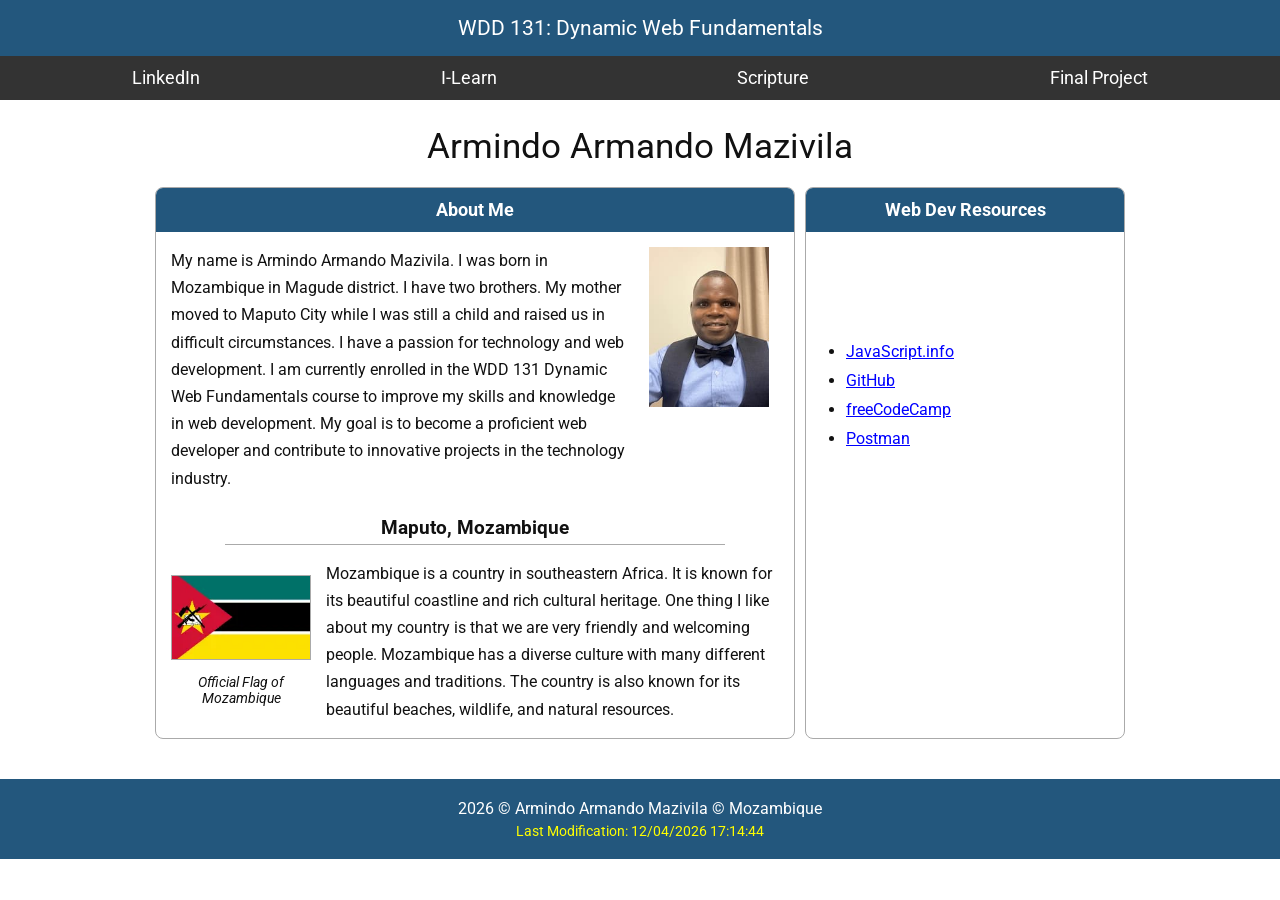
<file: index.html>
<!DOCTYPE html>
<html lang="en">

<head>
    <meta charset="UTF-8">
    <meta name="viewport" content="width=device-width, initial-scale=1.0">
    <meta name="description" content="WDD 131 - Dynamic Web Fundamentals by Armindo Armando Mazivila. 
    Personal home page featuring HTML, CSS, JavaScript, web development resources, and information about Mozambique.">
    <meta name="author" content="Armindo Armando Mazivila">

    <title>WDD 131 Dynamic Web Fundamentals - Armindo Armando Mazivila</title>
    <link rel="stylesheet" href="styles/base.css">
    <script src="scripts/getdates.js" defer></script>

    <link rel="preconnect" href="https://fonts.googleapis.com">

    <link rel="preconnect" href="https://fonts.gstatic.com" crossorigin>

    <link href="https://fonts.googleapis.com/css2?family=Roboto:wght@300;400;700&display=swap" rel="stylesheet">
</head>

<body>
    <header>
        <span id="course-title">WDD 131: Dynamic Web Fundamentals</span>

        <nav>
            <a href="https://www.linkedin.com/in/armindomazivila/" target="_blank">
                LinkedIn
            </a>

            <a href="https://byupw.instructure.com/" target="_blank">
                I-Learn
            </a>

            <a href="https://www.churchofjesuschrist.org/study/scriptures/bofm/ether/12?lang=por&id=p27-p28#p27"
                target="_blank">
                Scripture
            </a>

            <a href="final-project/">
                Final Project
            </a>
        </nav>
    </header>

    <main>
        <h1>Armindo Armando Mazivila</h1>

        <div class="content">

            <!-- LEFT COLUMN -->
            <div class="left-column">

                <section class="card about-card">
                    <h2>About Me</h2>

                    <div class="about-content">

                        <p>
                            My name is Armindo Armando Mazivila. I was born in
                            Mozambique in Magude district. I have two brothers.
                            My mother moved to Maputo City while I was still a
                            child and raised us in difficult circumstances.

                            I have a passion for technology and web development.
                            I am currently enrolled in the WDD 131 Dynamic Web
                            Fundamentals course to improve my skills and
                            knowledge in web development.

                            My goal is to become a proficient web developer and
                            contribute to innovative projects in the technology
                            industry.
                        </p>

                        <img src="images/Armindo.jpg" alt="Portrait of Armindo Mazivila">
                    </div>

                    <h3>Maputo, Mozambique</h3>

                    <div class="country">
                        <figure>
                            <img src="images/Flag_of_Mozambique.jpg" alt="Official flag of Mozambique">
                            <figcaption>Official Flag of Mozambique</figcaption>
                        </figure>

                        <p>
                            Mozambique is a country in southeastern Africa.
                            It is known for its beautiful coastline and rich
                            cultural heritage. One thing I like about my country
                            is that we are very friendly and welcoming people.

                            Mozambique has a diverse culture with many different
                            languages and traditions. The country is also known
                            for its beautiful beaches, wildlife, and natural
                            resources.
                        </p>
                    </div>
                </section>

            </div>

            <!-- RIGHT COLUMN -->
            <section class="card resources-card">
                <h2>Web Dev Resources</h2>

                <ul>
                    <li>
                        <a href="https://javascript.info/" target="_blank">
                            JavaScript.info
                        </a>
                    </li>

                    <li>
                        <a href="https://github.com/" target="_blank">
                            GitHub
                        </a>
                    </li>

                    <li>
                        <a href="https://www.freecodecamp.org/" target="_blank">
                            freeCodeCamp
                        </a>
                    </li>

                    <li>
                        <a href="https://www.postman.com/" target="_blank">
                            Postman
                        </a>
                    </li>
                </ul>
            </section>

        </div>
    </main>

    <footer>
        <p>
            <span id="currentYear"></span>
            © Armindo Armando Mazivila © Mozambique
        </p>

        <p id="lastModified"></p>
    </footer>
</body>

</html>
</file>
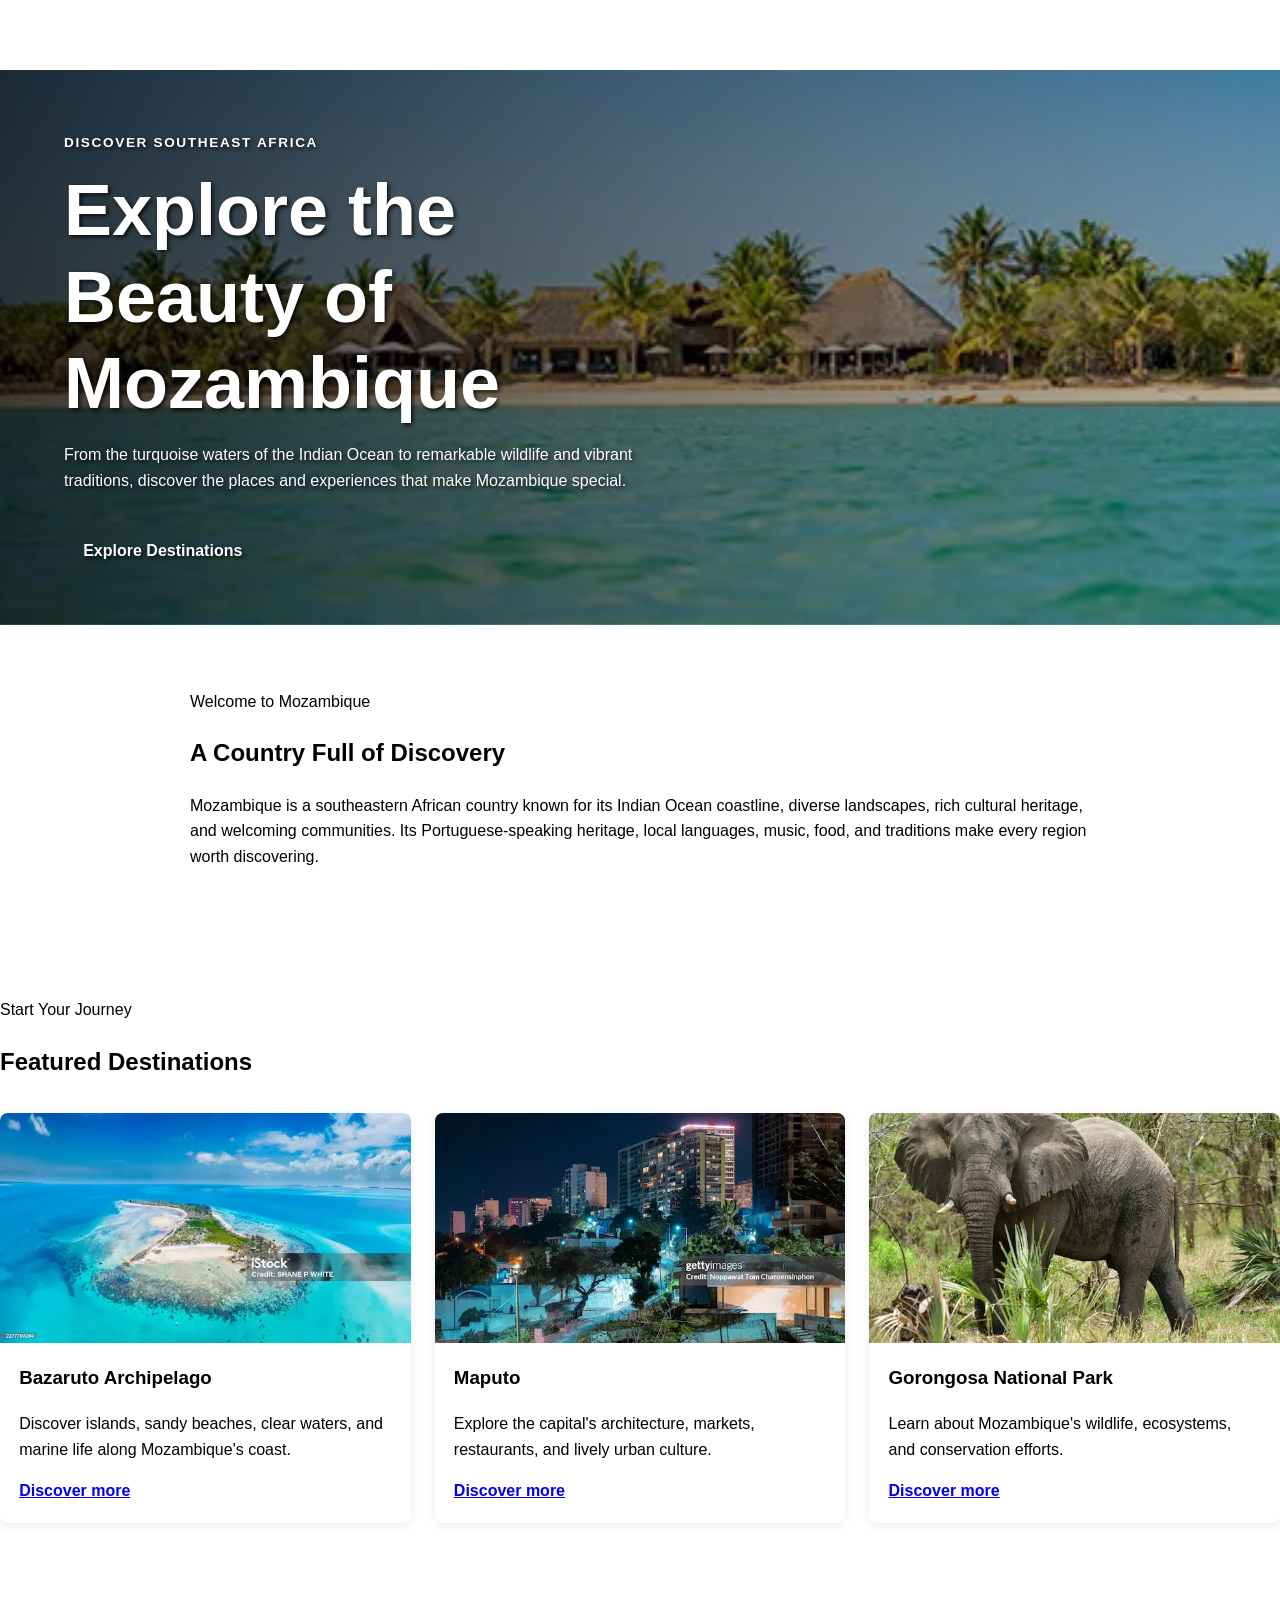
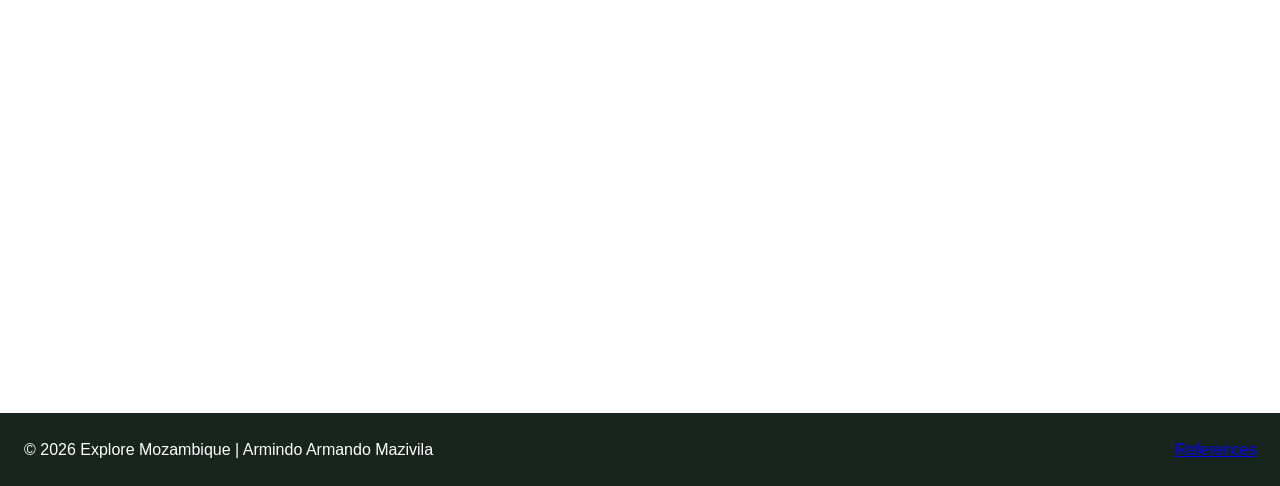
<file: project/index.html>
<!DOCTYPE html>
<html lang="en">

<head>
    <meta charset="UTF-8">
    <meta name="viewport" content="width=device-width, initial-scale=1.0">
    <meta name="description"
        content="Explore Mozambique's beautiful beaches, wildlife, cities, culture, and unforgettable destinations.">
    <meta name="author" content="Armindo Armando Mazivila">
    <title>Explore Mozambique | Discover the Beauty of Mozambique</title>
    <link rel="stylesheet" href="styles/project.css">
    <script src="scripts/project.js" defer></script>
</head>

<body>
    <header>
        <a class="logo" href="index.html">Explore Mozambique</a>

        <button id="menu-button" type="button" aria-label="Open navigation menu" aria-expanded="false"
            aria-controls="main-navigation">
            ☰
        </button>

        <nav id="main-navigation" aria-label="Main navigation">
            <a href="index.html" aria-current="page">Home</a>
            <a href="destinations.html">Destinations</a>
            <a href="culture.html">Culture</a>
        </nav>
    </header>

    <main>
        <section class="hero">
            <div class="hero-content">
                <p class="eyebrow">Discover Southeast Africa</p>

                <h1>Explore the Beauty of Mozambique</h1>

                <p>
                    From the turquoise waters of the Indian Ocean to remarkable
                    wildlife and vibrant traditions, discover the places and
                    experiences that make Mozambique special.
                </p>

                <a class="button" href="destinations.html">
                    Explore Destinations
                </a>
            </div>
        </section>

        <section class="intro section-container">
            <p class="eyebrow">Welcome to Mozambique</p>

            <h2>A Country Full of Discovery</h2>

            <p>
                Mozambique is a southeastern African country known for its
                Indian Ocean coastline, diverse landscapes, rich cultural
                heritage, and welcoming communities. Its Portuguese-speaking
                heritage, local languages, music, food, and traditions make
                every region worth discovering.
            </p>
        </section>

        <section class="featured section-container">
            <p class="eyebrow">Start Your Journey</p>

            <h2>Featured Destinations</h2>

            <div class="destination-grid">
                <article class="destination-card">
                    <img src="../images/bazaruto.webp" alt="Coastal scenery representing Mozambique's beautiful islands"
                        width="800" height="600" loading="eager" fetchpriority="high">

                    <div class="card-content">
                        <h3>Bazaruto Archipelago</h3>

                        <p>
                            Discover islands, sandy beaches, clear waters,
                            and marine life along Mozambique's coast.
                        </p>

                        <a href="destinations.html">Discover more</a>
                    </div>
                </article>

                <article class="destination-card">
                    <img src="../images/maputo.webp" alt="View representing Mozambique's capital city, Maputo"
                        width="800" height="600" loading="lazy">

                    <div class="card-content">
                        <h3>Maputo</h3>

                        <p>
                            Explore the capital's architecture, markets,
                            restaurants, and lively urban culture.
                        </p>

                        <a href="destinations.html">Discover more</a>
                    </div>
                </article>

                <article class="destination-card">
                    <img src="../images/gorongosa.webp" alt="Natural landscape representing Gorongosa National Park"
                        width="800" height="600" loading="lazy">

                    <div class="card-content">
                        <h3>Gorongosa National Park</h3>

                        <p>
                            Learn about Mozambique's wildlife, ecosystems,
                            and conservation efforts.
                        </p>

                        <a href="destinations.html">Discover more</a>
                    </div>
                </article>
            </div>

            <div class="center-action">
                <a class="button" href="destinations.html">
                    View All Destinations
                </a>
            </div>
        </section>

        <section class="culture-promo">
            <div class="section-container">
                <p class="eyebrow">People and Traditions</p>

                <h2>Experience Mozambican Culture</h2>

                <p>
                    Discover local cuisine, music, traditional celebrations,
                    languages, and the cultural influences that shape life
                    throughout Mozambique.
                </p>

                <a class="button button-light" href="culture.html">
                    Discover Our Culture
                </a>
            </div>
        </section>
    </main>

    <footer>
        <p>
            &copy; <span id="current-year"></span>
            Explore Mozambique | Armindo Armando Mazivila
        </p>

        <a href="references.html">References</a>
    </footer>
</body>

</html>
</file>
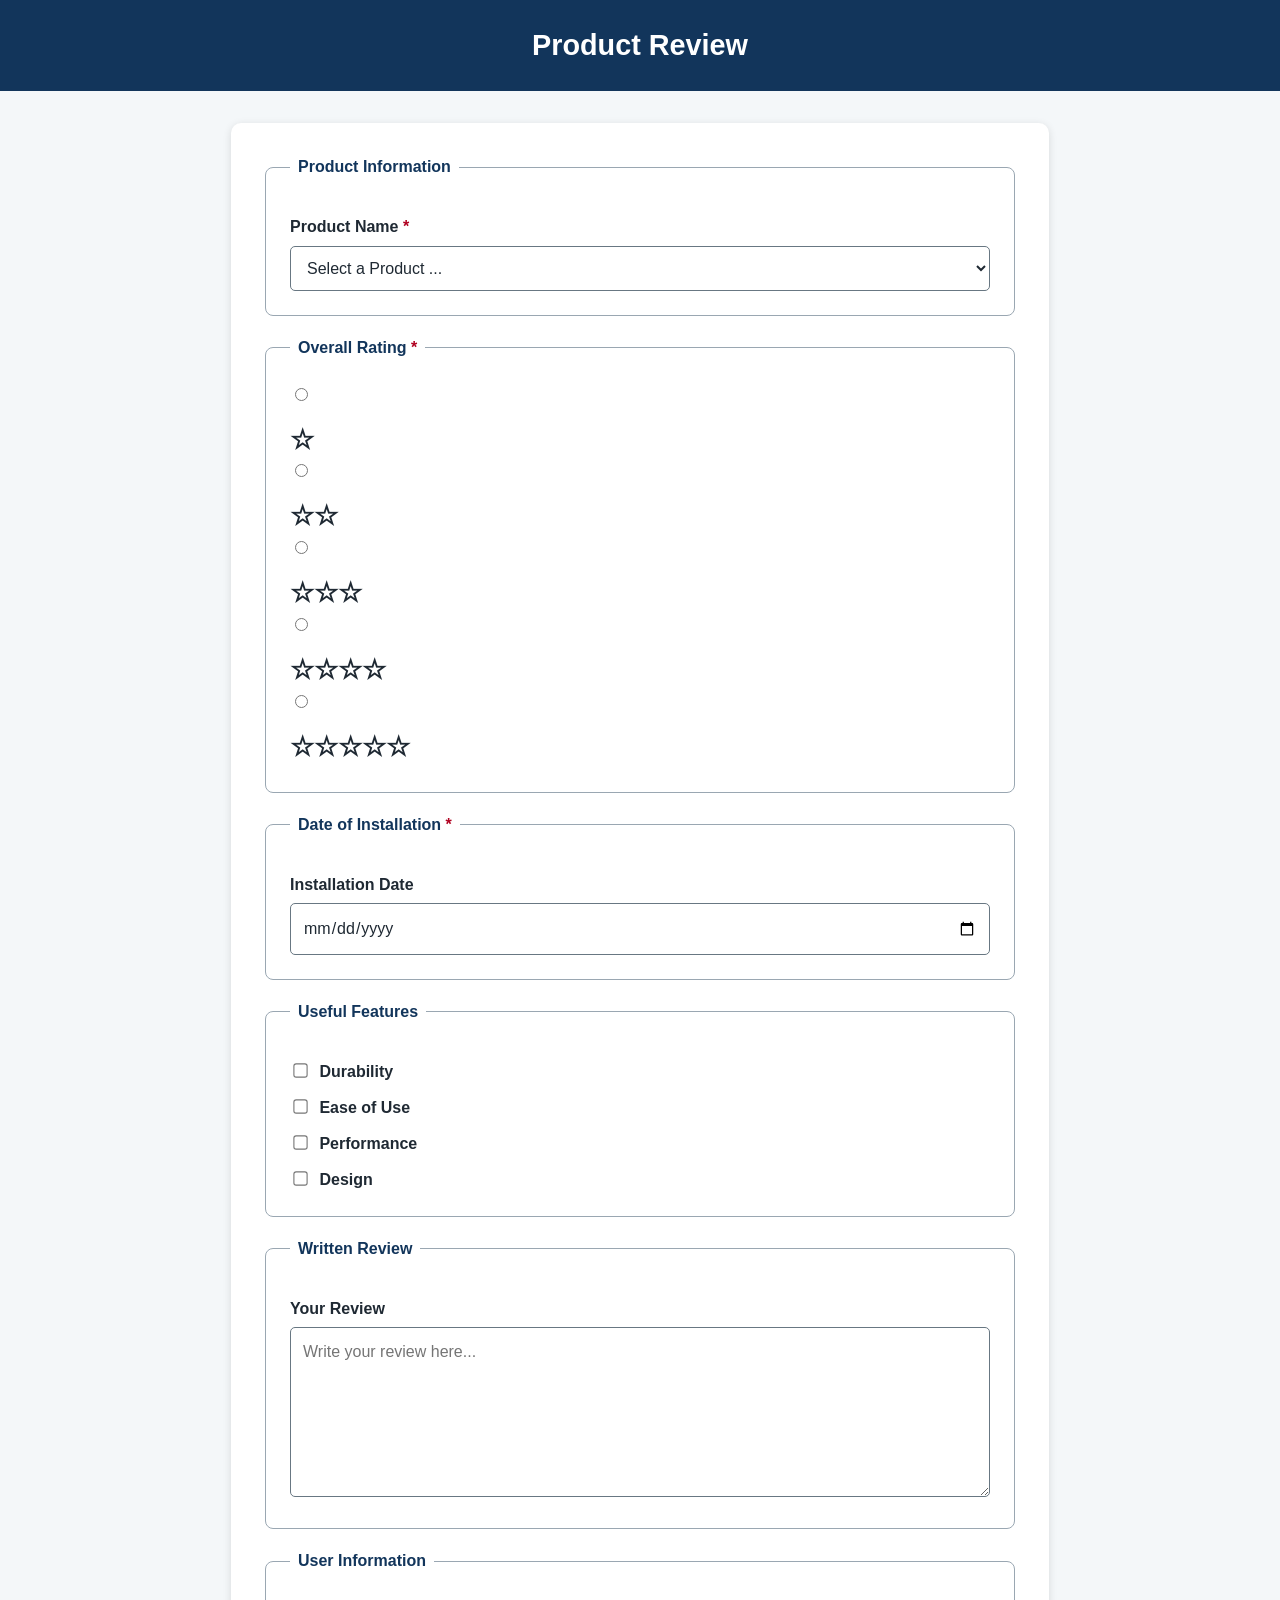
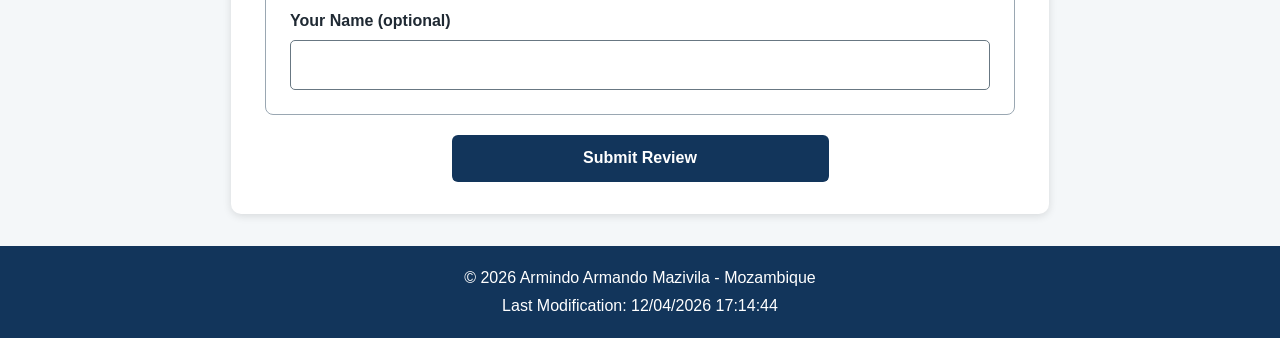
<file: form.html>
<!DOCTYPE html>
<html lang="en">

<head>
    <meta charset="UTF-8">
    <meta name="viewport" content="width=device-width, initial-scale=1.0">
    <meta name="description" content="Product review form for WDD 131 Web Fundamentals courses.">
    <meta name="author" content="Armindo Armando Mazivila">
    <title>Product Review Form | WDD 131</title>

    <link rel="stylesheet" href="styles/form.css">
    <link rel="stylesheet" href="styles/form.large.css" media="screen and (min-width: 700px)">
    <script src="scripts/form.js" defer></script>
</head>

<body>
    <header>
        <h1>Product Review</h1>
    </header>

    <main>
        <form method="get" action="review.html">

            <fieldset>
                <legend>Product Information</legend>

                <label for="product">Product Name <span class="required">*</span></label>

                <select id="product" name="product" required>
                    <option value="" disabled selected>Select a Product ...</option>
                </select>
            </fieldset>

            <fieldset>
                <legend>Overall Rating <span class="required">*</span></legend>

                <div class="rating">
                    <div>
                        <input type="radio" id="rating1" name="rating" value="1" required>
                        <label class="rating-star" for="rating1">☆</label>
                    </div>

                    <div>
                        <input type="radio" id="rating2" name="rating" value="2" required>
                        <label class="rating-star" for="rating2">☆☆</label>
                    </div>

                    <div>
                        <input type="radio" id="rating3" name="rating" value="3" required>
                        <label class="rating-star" for="rating3">☆☆☆</label>
                    </div>

                    <div>
                        <input type="radio" id="rating4" name="rating" value="4" required>
                        <label class="rating-star" for="rating4">☆☆☆☆</label>
                    </div>

                    <div>
                        <input type="radio" id="rating5" name="rating" value="5" required>
                        <label class="rating-star" for="rating5">☆☆☆☆☆</label>
                    </div>
                </div>
            </fieldset>

            <fieldset>
                <legend>Date of Installation <span class="required">*</span></legend>

                <label for="installDate">Installation Date</label>
                <input type="date" id="installDate" name="installDate" required>
            </fieldset>

            <fieldset>
                <legend>Useful Features</legend>

                <label for="durability">
                    <input type="checkbox" id="durability" name="features" value="durability">
                    Durability
                </label>

                <label for="ease">
                    <input type="checkbox" id="ease" name="features" value="ease">
                    Ease of Use
                </label>

                <label for="performance">
                    <input type="checkbox" id="performance" name="features" value="performance">
                    Performance
                </label>

                <label for="design">
                    <input type="checkbox" id="design" name="features" value="design">
                    Design
                </label>
            </fieldset>

            <fieldset>
                <legend>Written Review</legend>

                <label for="review">Your Review</label>
                <textarea id="review" name="review" rows="6" placeholder="Write your review here..."></textarea>
            </fieldset>

            <fieldset>
                <legend>User Information</legend>

                <label for="username">Your Name (optional)</label>
                <input type="text" id="username" name="username" autocomplete="name">
            </fieldset>

            <input type="submit" value="Submit Review">
        </form>
    </main>

    <footer>
        <p>&copy; <span id="currentyear"></span> Armindo Armando Mazivila - Mozambique</p>
        <p id="lastModified"></p>
    </footer>

</body>

</html>
</file>
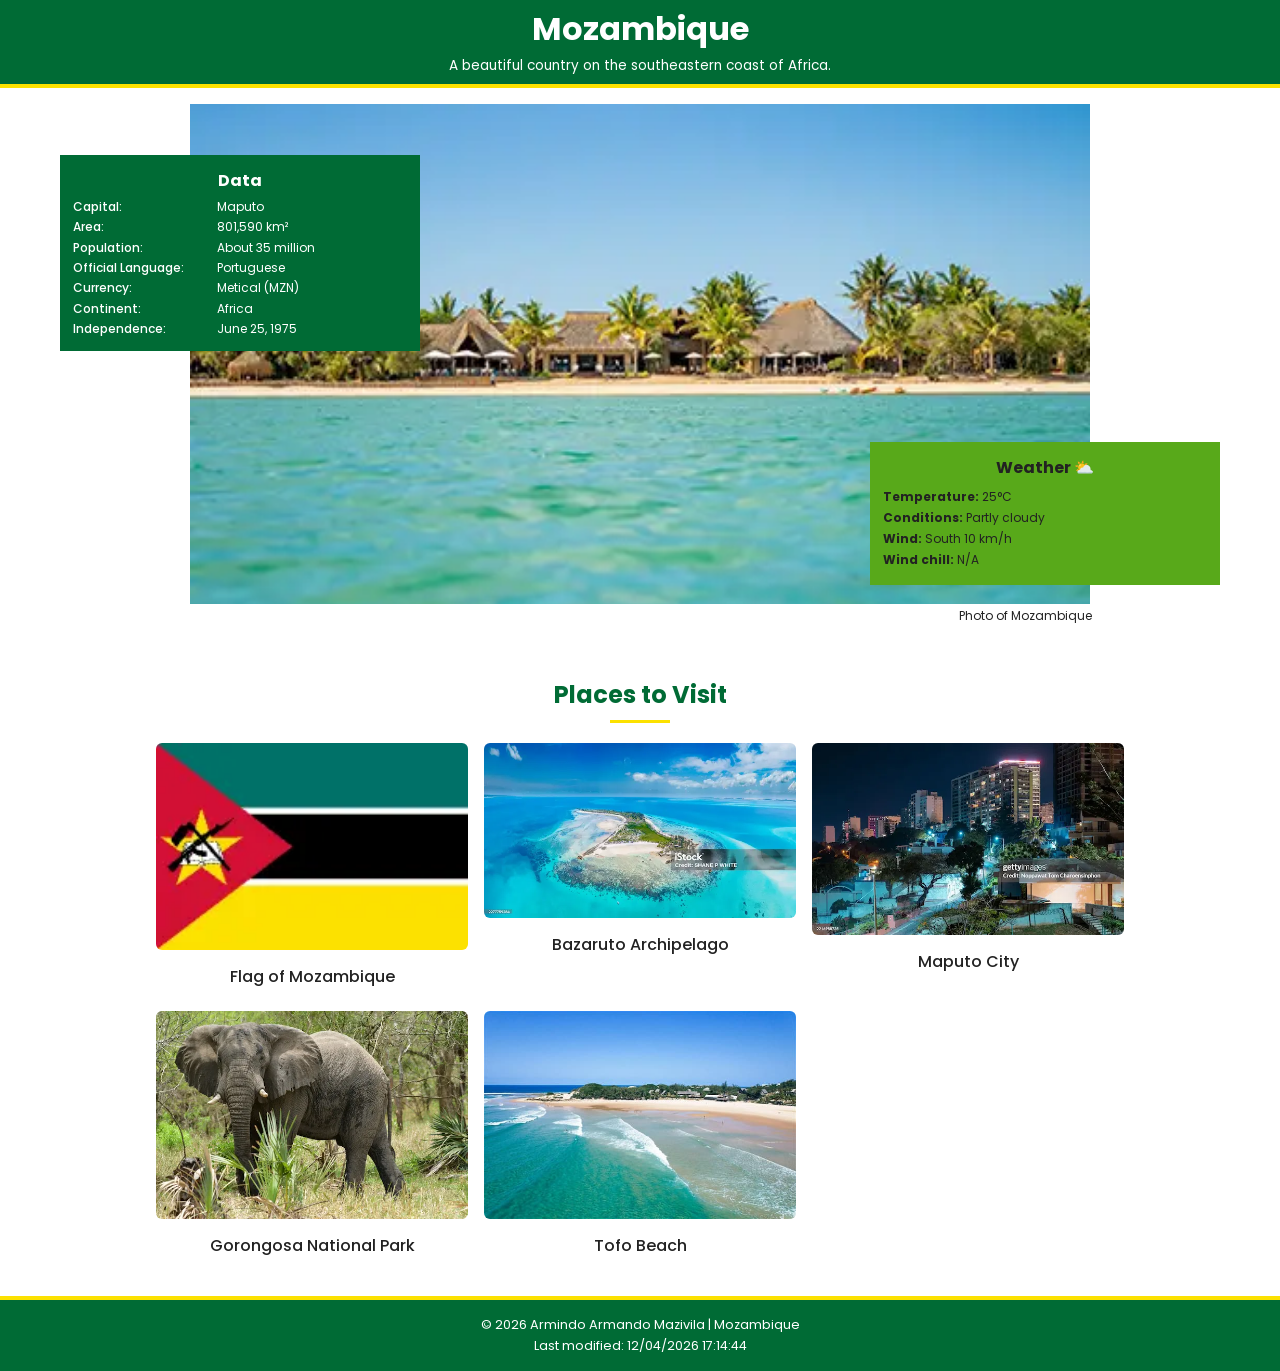
<file: place.html>
<!DOCTYPE html>
<html lang="en">

<head>
    <meta charset="UTF-8">
    <meta name="viewport" content="width=device-width, initial-scale=1.0">

    <meta name="description" content="Learn about Mozambique, including its geography, culture, places, and weather.">
    <meta name="author" content="Armindo Armando Mazivila">

    <title>Mozambique | Country Page</title>

    <link rel="preconnect" href="https://fonts.googleapis.com">
    <link rel="preconnect" href="https://fonts.gstatic.com" crossorigin>
    <link href="https://fonts.googleapis.com/css2?family=Poppins:wght@300;400;500;600;700&display=swap"
        rel="stylesheet">

    <link rel="stylesheet" href="styles/place.css">
    <link rel="stylesheet" href="styles/place-large.css">

    <script src="scripts/place.js" defer></script>
</head>

<body>

    <header>
        <h1>Mozambique</h1>
        <p>A beautiful country on the southeastern coast of Africa.</p>
    </header>

    <main>

        <section class="hero">

            <picture>
                <source srcset="images/hero.webp" media="(min-width: 1000px)">

                <img src="images/hero_small.webp" alt="Beautiful landscape of Mozambique" width="900" height="500">
            </picture>

            <div class="data-card">
                <h2>Data</h2>

                <div class="data-grid">
                    <span>Capital:</span>
                    <span>Maputo</span>

                    <span>Area:</span>
                    <span>801,590 km²</span>

                    <span>Population:</span>
                    <span>About 35 million</span>

                    <span>Official Language:</span>
                    <span>Portuguese</span>

                    <span>Currency:</span>
                    <span>Metical (MZN)</span>

                    <span>Continent:</span>
                    <span>Africa</span>

                    <span>Independence:</span>
                    <span>June 25, 1975</span>
                </div>
            </div>

            <div class="weather-card">

                <h2>Weather</h2>

                <div class="weather-content">

                    <img class="weather-icon" src="images/weather.svg" alt="Partly cloudy weather" width="70"
                        height="70">

                    <div class="weather-data">

                        <p>
                            <strong>Temperature:</strong>
                            <span id="temperature">25</span>°C
                        </p>

                        <p>
                            <strong>Conditions:</strong>
                            Partly cloudy
                        </p>

                        <p>
                            <strong>Wind:</strong>
                            South 10 km/h
                        </p>

                        <p>
                            <strong>Wind chill:</strong>
                            <span id="wind-chill">N/A</span>
                        </p>

                    </div>

                </div>
            </div>

            <p class="photo-credit">
                Photo of Mozambique
            </p>

        </section>

        <section class="places">

            <h2>Places to Visit</h2>

            <div class="place-grid">

                <figure>
                    <img src="images/flag_of_mozambique.webp" alt="Flag of Mozambique" width="400" height="250"
                        loading="lazy">
                    <figcaption>Flag of Mozambique</figcaption>
                </figure>

                <figure>
                    <img src="images/bazaruto.webp" alt="Bazaruto Archipelago" width="400" height="250" loading="lazy">
                    <figcaption>Bazaruto Archipelago</figcaption>
                </figure>

                <figure>
                    <img src="images/maputo.webp" alt="Maputo City" width="400" height="250" loading="lazy">
                    <figcaption>Maputo City</figcaption>
                </figure>

                <figure>
                    <img src="images/gorongosa.webp" alt="Gorongosa National Park" width="400" height="250"
                        loading="lazy">
                    <figcaption>Gorongosa National Park</figcaption>
                </figure>

                <figure>
                    <img src="images/tofo-beach.webp" alt="Tofo Beach" width="400" height="250" loading="lazy">
                    <figcaption>Tofo Beach</figcaption>
                </figure>

            </div>

        </section>

    </main>

    <footer>
        <p>
            &copy; <span id="currentyear"></span>
            Armindo Armando Mazivila | Mozambique
        </p>

        <p>
            Last modified:
            <span id="lastModified"></span>
        </p>
    </footer>

</body>

</html>
</file>
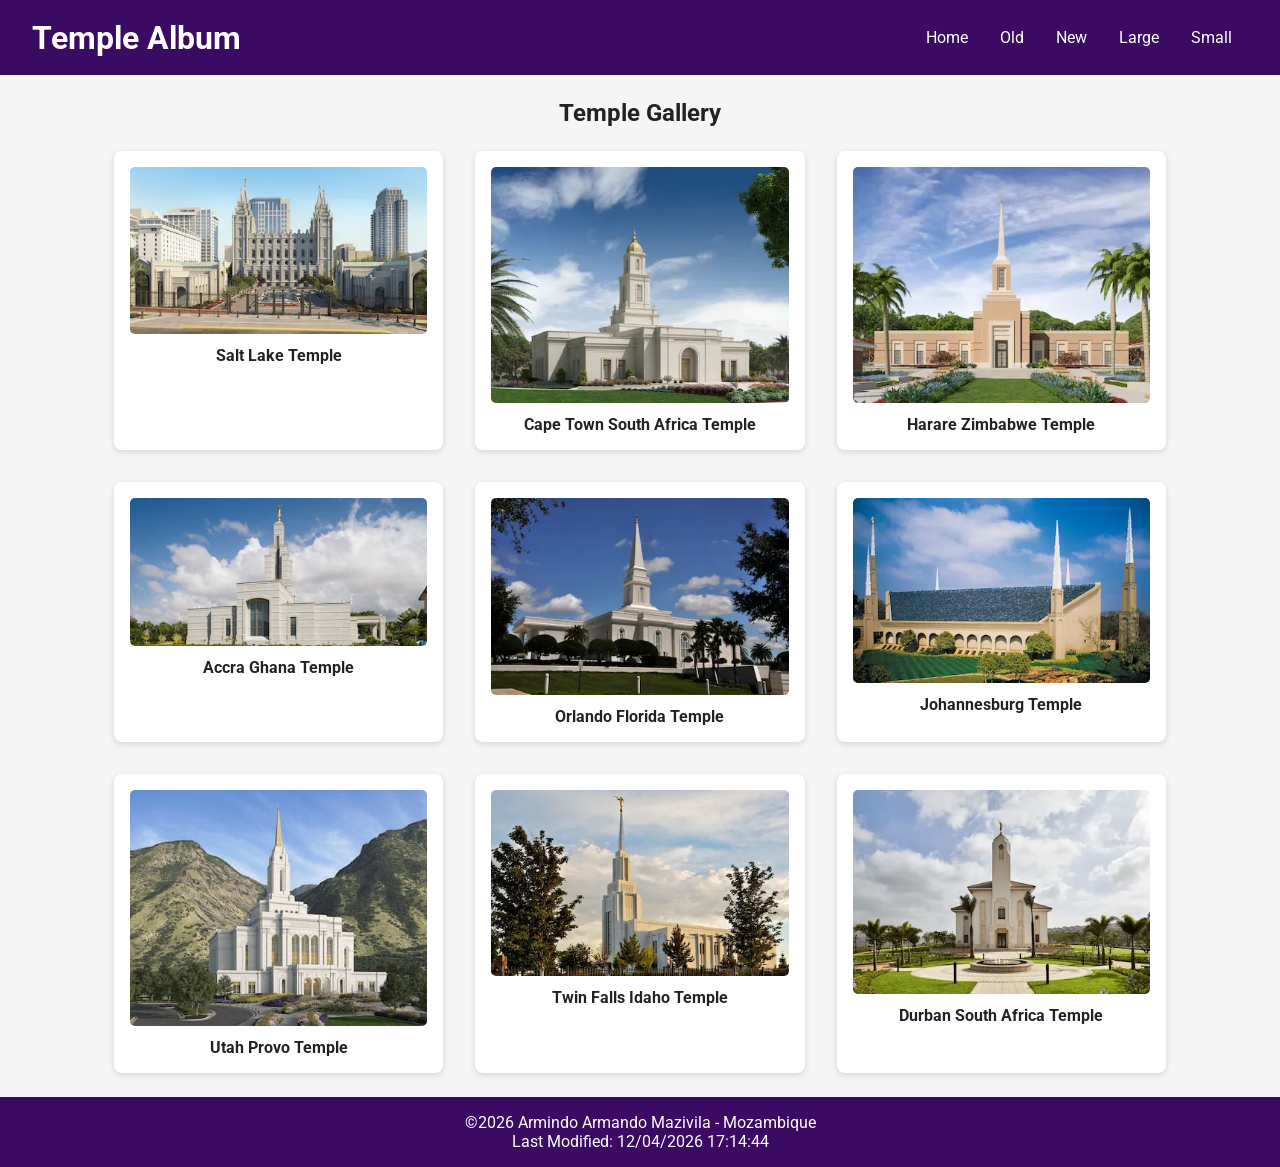
<file: temples.html>
<!DOCTYPE html>
<html lang="en-US">

<head>
    <meta charset="UTF-8">
    <meta name="viewport" content="width=device-width, initial-scale=1.0">
    <meta name="description"
        content="Temple Album, Explore a responsive Temple Album featuring beautiful temple images, a mobile-friendly navigation menu, and a modern CSS Grid layout">
    <meta name="author" content="Armindo Armando Mazivila">

    <title>Temple Album | WDD 131 | Armindo Mazivila</title>

    <link rel="preconnect" href="https://fonts.googleapis.com">
    <link rel="preconnect" href="https://fonts.gstatic.com" crossorigin>
    <link href="https://fonts.googleapis.com/css2?family=Roboto:wght@300;400;700&display=swap" rel="stylesheet">


    <link rel="stylesheet" href="styles/temples.css">
    <link rel="stylesheet" href="styles/temples-large.css">

    <script src="scripts/temples.js" defer></script>
</head>

<body>

    <header>

        <h1>Temple Album</h1>

        <button id="menu" aria-label="Open navigation menu" aria-expanded="false">☰</button>
        <nav class="navigation">

            <a href="#">Home</a>
            <a href="#">Old</a>
            <a href="#">New</a>
            <a href="#">Large</a>
            <a href="#">Small</a>

        </nav>

    </header>

    <main>

        <h2>Temple Gallery</h2>

        <div class="gallery">

            <figure>
                <img src="images/salt_lake_temple.webp" alt="Salt Lake Temple" loading="lazy" width="400" height="250">
                <figcaption>Salt Lake Temple</figcaption>
            </figure>

            <figure>
                <img src="images/cape_town_temple.webp" alt="Cape Town South Africa Temple" loading="lazy" width="400"
                    height="250">
                <figcaption>Cape Town South Africa Temple</figcaption>
            </figure>

            <figure>
                <img src="images/harare_temple.webp" alt="Harare Zimbabwe Temple" loading="lazy" width="400"
                    height="250">
                <figcaption>Harare Zimbabwe Temple</figcaption>
            </figure>

            <figure>
                <img src="images/accra_ghana_temple.jpg" alt="Accra Ghana Temple" loading="lazy" width="400"
                    height="250">
                <figcaption>Accra Ghana Temple</figcaption>
            </figure>

            <figure>
                <img src="images/orlando_temple.webp" alt="Orlando Florida Temple" loading="lazy" width="400"
                    height="250">
                <figcaption>Orlando Florida Temple</figcaption>
            </figure>

            <figure>
                <img src="images/johannesburg_temple.webp" alt="Johannesburg Temple" loading="lazy" width="400"
                    height="250">
                <figcaption>Johannesburg Temple</figcaption>
            </figure>

            <figure>
                <img src="images/provo_temple.jpg" alt="Utah Provo Temple" loading="lazy" width="400" height="250">
                <figcaption>Utah Provo Temple</figcaption>
            </figure>

            <figure>
                <img src="images/twin_falls_temple.webp" alt="Idaho Twin Falls Temple" loading="lazy" width="400"
                    height="250">
                <figcaption>Twin Falls Idaho Temple</figcaption>
            </figure>

            <figure>
                <img src="images/durban_temple.webp" alt="Durban South Africa Temple" loading="lazy" width="400"
                    height="250">
                <figcaption>Durban South Africa Temple</figcaption>
            </figure>

        </div>

    </main>

    <footer>

        <p>
            &copy;<span id="CurrentYear"></span> Armindo Armando Mazivila - Mozambique
        </p>

        <p id="lastModified"></p>

    </footer>

</body>

</html>
</file>
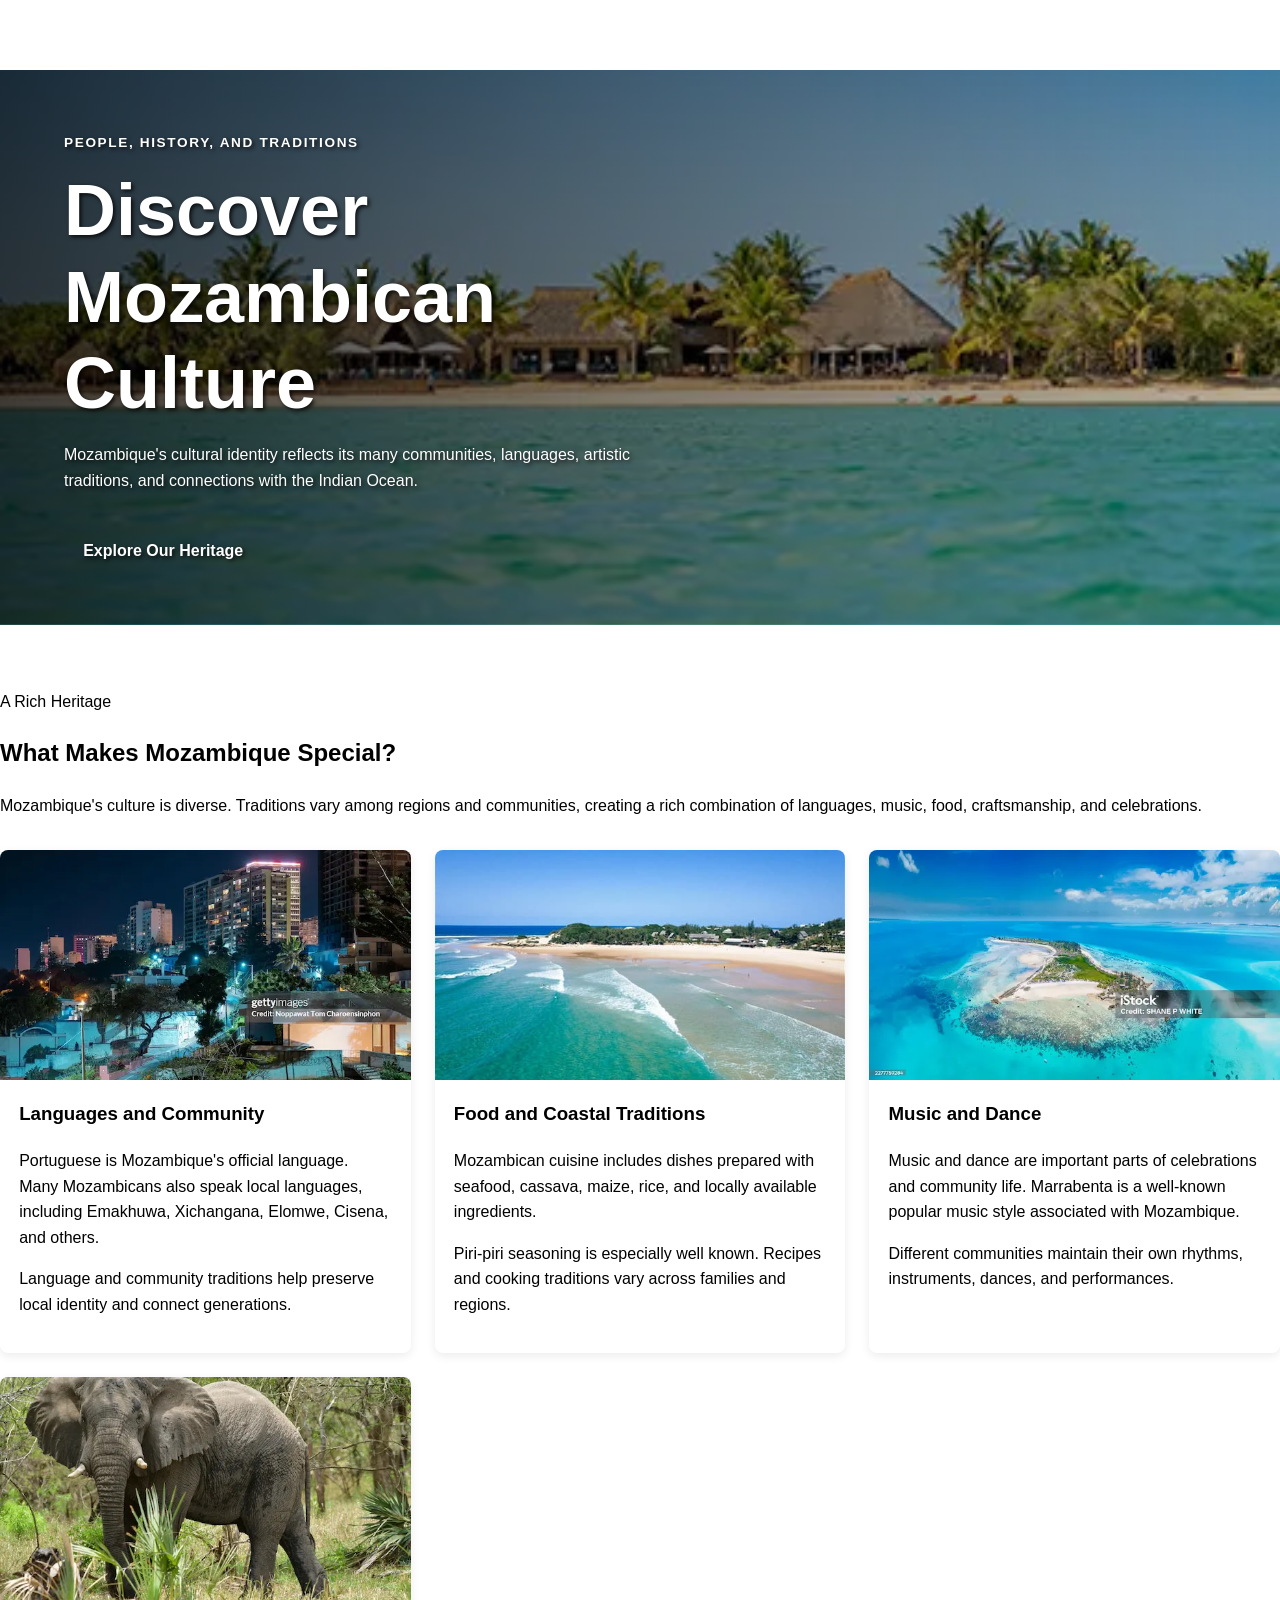
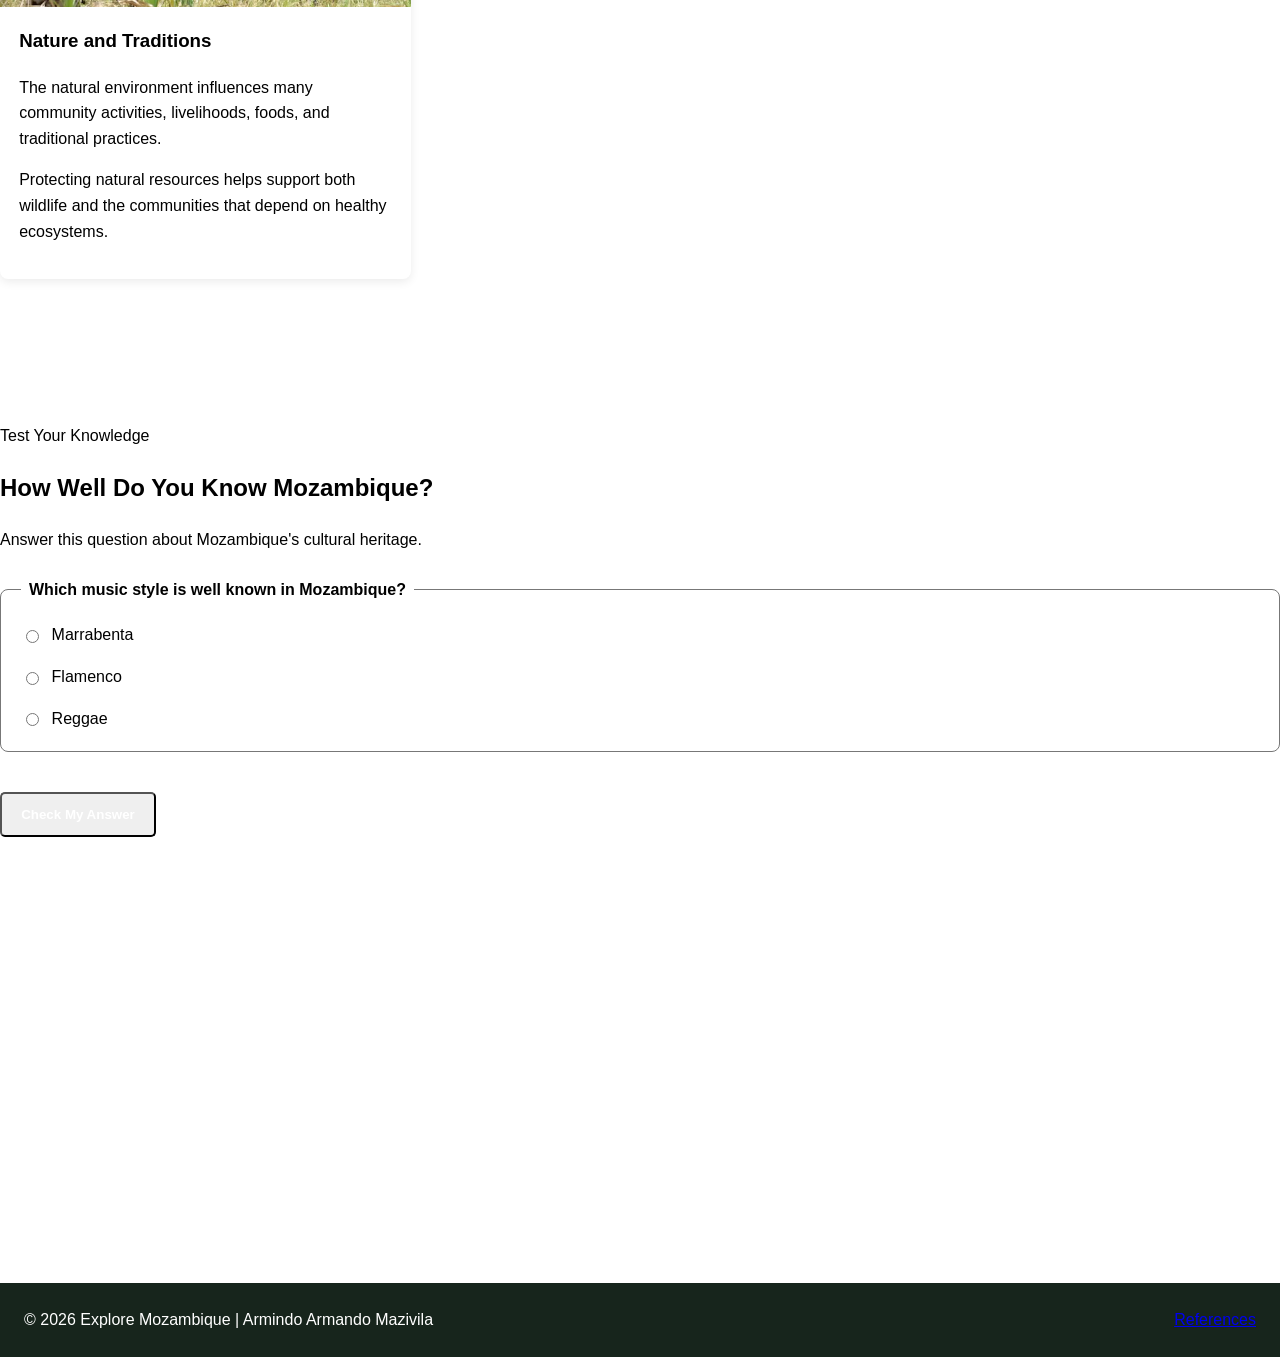
<file: project/culture.html>
<!DOCTYPE html>
<html lang="en">

<head>
    <meta charset="UTF-8">
    <meta name="viewport" content="width=device-width, initial-scale=1.0">
    <meta name="description"
        content="Discover Mozambique's languages, traditional music, cuisine, arts, and cultural heritage.">
    <meta name="author" content="Armindo Armando Mazivila">
    <title>Culture | Explore Mozambique</title>
    <link rel="stylesheet" href="styles/project.css">
    <script src="scripts/project.js" defer></script>
</head>

<body>
    <header>
        <a class="logo" href="index.html">Explore Mozambique</a>
        <button id="menu-button" type="button" aria-label="Open navigation menu" aria-expanded="false"
            aria-controls="main-navigation">
            ☰
        </button>

        <nav id="main-navigation" aria-label="Main navigation">
            <a href="index.html">Home</a>
            <a href="destinations.html">Destinations</a>
            <a href="culture.html" aria-current="page">Culture</a>
        </nav>
    </header>

    <main>
        <section class="hero">
            <div class="hero-content">
                <p class="eyebrow">People, History, and Traditions</p>
                <h1>Discover Mozambican Culture</h1>
                <p>
                    Mozambique's cultural identity reflects its many
                    communities, languages, artistic traditions, and
                    connections with the Indian Ocean.
                </p>
                <a class="button" href="#cultural-highlights">
                    Explore Our Heritage
                </a>
            </div>
        </section>

        <section class="section-container" id="cultural-highlights">
            <p class="eyebrow">A Rich Heritage</p>
            <h2>What Makes Mozambique Special?</h2>
            <p>
                Mozambique's culture is diverse. Traditions vary among
                regions and communities, creating a rich combination
                of languages, music, food, craftsmanship, and celebrations.
            </p>

            <div class="destination-grid">
                <article class="destination-card">
                    <img src="../images/maputo.webp" alt="Maputo city scenery representing Mozambique's urban culture"
                        width="800" height="600" loading="lazy">
                    <div class="card-content">
                        <h3>Languages and Community</h3>
                        <p>
                            Portuguese is Mozambique's official language.
                            Many Mozambicans also speak local languages,
                            including Emakhuwa, Xichangana, Elomwe,
                            Cisena, and others.
                        </p>
                        <p>
                            Language and community traditions help preserve
                            local identity and connect generations.
                        </p>
                    </div>
                </article>

                <article class="destination-card">
                    <img src="../images/tofo-beach.webp" alt="Tofo Beach on Mozambique's Indian Ocean coast" width="800"
                        height="600" loading="lazy">
                    <div class="card-content">
                        <h3>Food and Coastal Traditions</h3>
                        <p>
                            Mozambican cuisine includes dishes prepared
                            with seafood, cassava, maize, rice, and
                            locally available ingredients.
                        </p>
                        <p>
                            Piri-piri seasoning is especially well known.
                            Recipes and cooking traditions vary across
                            families and regions.
                        </p>
                    </div>
                </article>

                <article class="destination-card">
                    <img src="../images/bazaruto.webp" alt="Islands and coastal scenery in the Bazaruto Archipelago"
                        width="800" height="600" loading="lazy">
                    <div class="card-content">
                        <h3>Music and Dance</h3>
                        <p>
                            Music and dance are important parts of
                            celebrations and community life. Marrabenta
                            is a well-known popular music style associated
                            with Mozambique.
                        </p>
                        <p>
                            Different communities maintain their own
                            rhythms, instruments, dances, and performances.
                        </p>
                    </div>
                </article>

                <article class="destination-card">
                    <img src="../images/gorongosa.webp"
                        alt="Natural scenery representing Mozambique's diverse environment" width="800" height="600"
                        loading="lazy">
                    <div class="card-content">
                        <h3>Nature and Traditions</h3>
                        <p>
                            The natural environment influences many
                            community activities, livelihoods, foods,
                            and traditional practices.
                        </p>
                        <p>
                            Protecting natural resources helps support
                            both wildlife and the communities that depend
                            on healthy ecosystems.
                        </p>
                    </div>
                </article>
            </div>
        </section>

        <section class="section-container culture-quiz" id="culture-quiz">
            <p class="eyebrow">Test Your Knowledge</p>
            <h2>How Well Do You Know Mozambique?</h2>
            <p>
                Answer this question about Mozambique's cultural heritage.
            </p>

            <form id="culture-quiz-form">
                <fieldset>
                    <legend>
                        Which music style is well known in Mozambique?
                    </legend>

                    <label>
                        <input type="radio" name="culture-answer" value="marrabenta" required>
                        Marrabenta
                    </label>

                    <label>
                        <input type="radio" name="culture-answer" value="flamenco">
                        Flamenco
                    </label>

                    <label>
                        <input type="radio" name="culture-answer" value="reggae">
                        Reggae
                    </label>
                </fieldset>

                <button class="button" type="submit">Check My Answer</button>
            </form>

            <p id="culture-quiz-result" role="status" aria-live="polite"></p>
        </section>

        <section class="culture-promo">
            <div class="section-container">
                <p class="eyebrow">Discover the Country</p>
                <h2>Culture Is Part of Every Journey</h2>
                <p>
                    Learning about local traditions can help visitors
                    appreciate the people, history, and experiences
                    that make every region different.
                </p>
                <a class="button button-light" href="destinations.html">
                    Explore Destinations
                </a>
            </div>
        </section>
    </main>

    <footer>
        <p>&copy; <span id="current-year"></span> Explore Mozambique |
            Armindo Armando Mazivila</p>
        <a href="references.html">References</a>
    </footer>
</body>

</html>
</file>
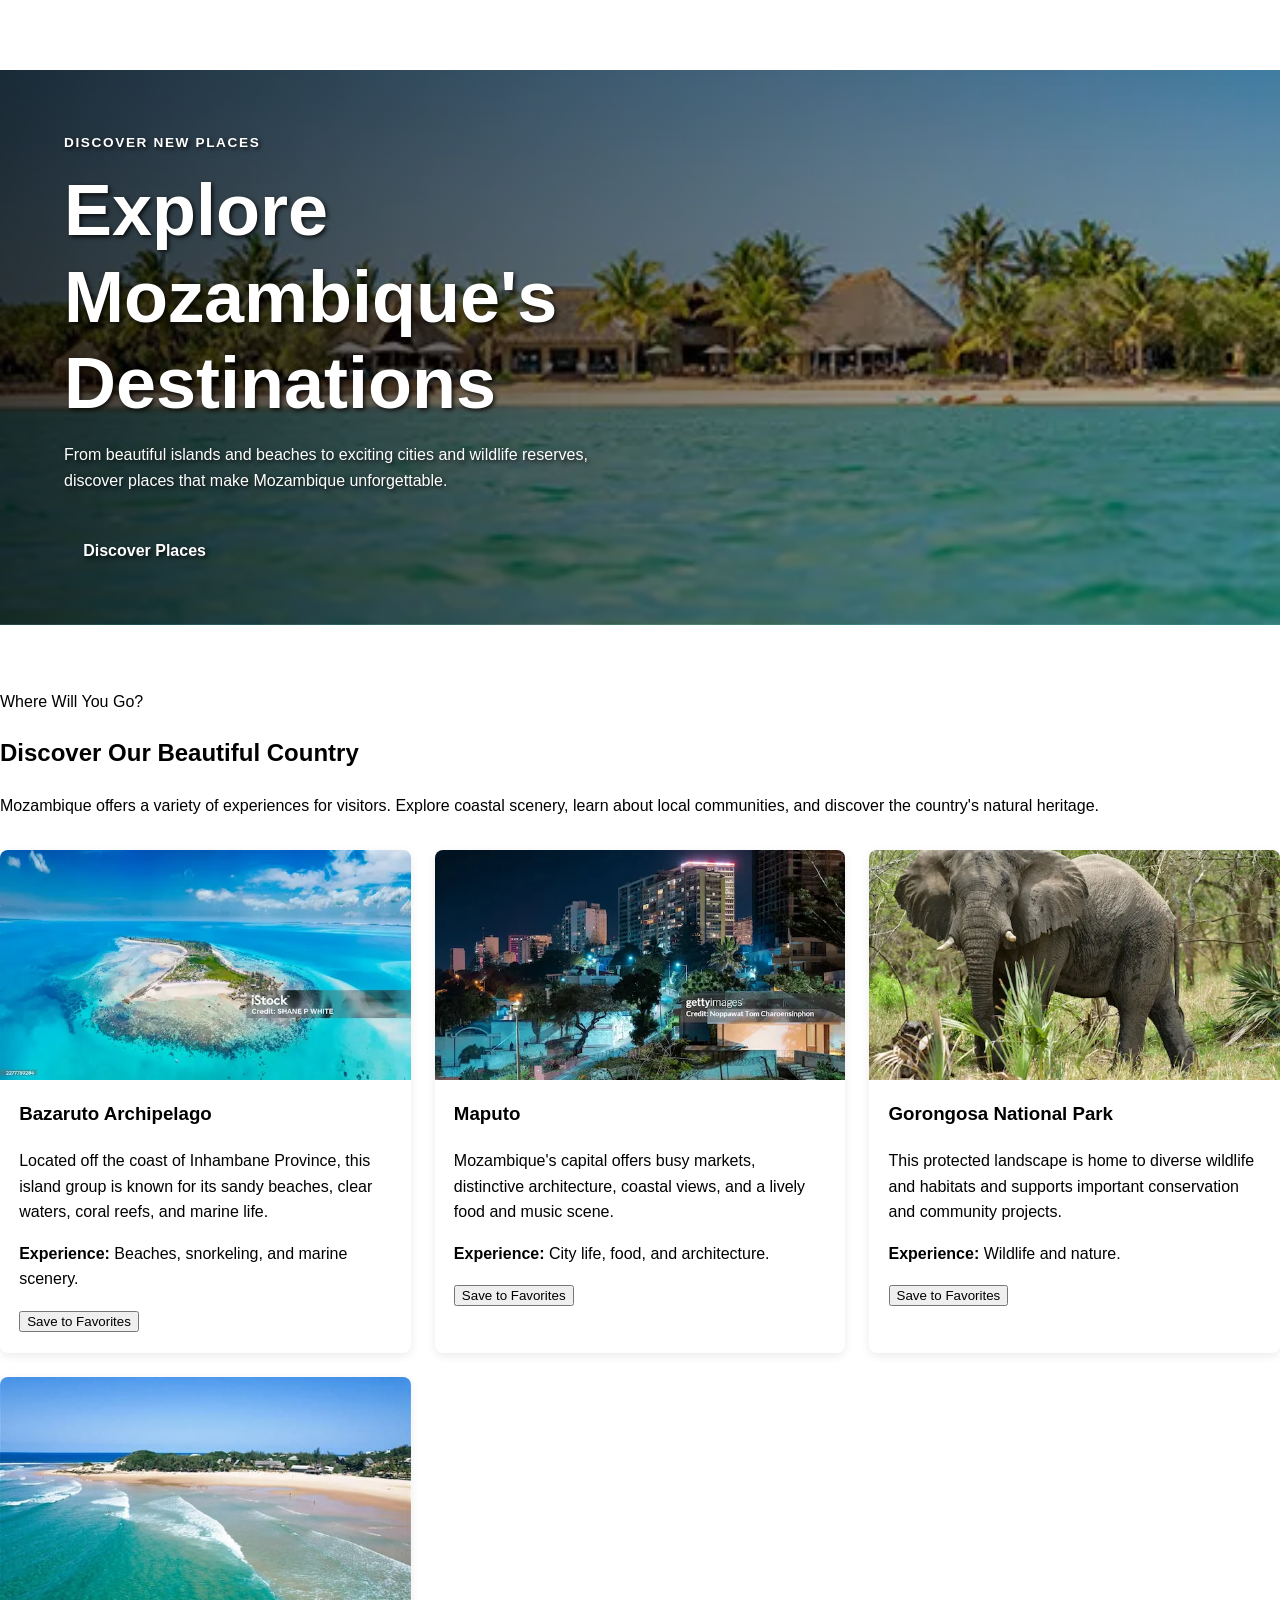
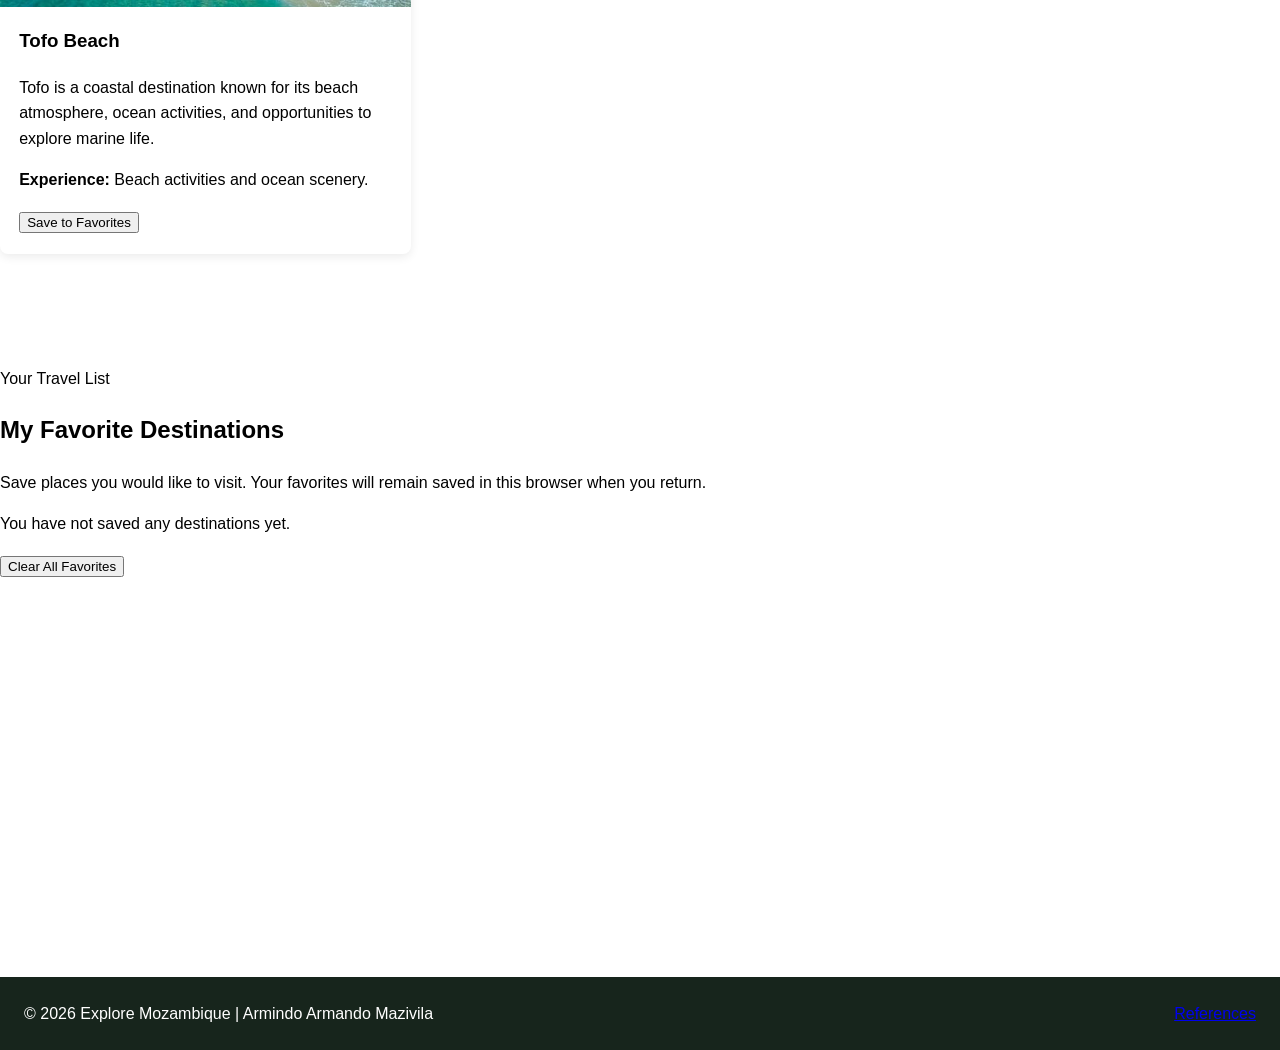
<file: project/destinations.html>
<!DOCTYPE html>
<html lang="en">

<head>
    <meta charset="UTF-8">
    <meta name="viewport" content="width=device-width, initial-scale=1.0">
    <meta name="description"
        content="Explore Mozambique's beautiful destinations, including Bazaruto Archipelago, Maputo, Gorongosa National Park, and Tofo Beach.">
    <meta name="author" content="Armindo Armando Mazivila">
    <title>Destinations | Explore Mozambique</title>

    <link rel="stylesheet" href="styles/project.css">
    <script src="scripts/project.js" defer></script>
</head>

<body>
    <header>
        <a class="logo" href="index.html">Explore Mozambique</a>

        <button id="menu-button" type="button" aria-label="Open navigation menu" aria-expanded="false"
            aria-controls="main-navigation">
            ☰
        </button>

        <nav id="main-navigation" aria-label="Main navigation">
            <a href="index.html">Home</a>
            <a href="destinations.html" aria-current="page">Destinations</a>
            <a href="culture.html">Culture</a>
        </nav>
    </header>

    <main>
        <section class="hero">
            <div class="hero-content">
                <p class="eyebrow">Discover New Places</p>

                <h1>Explore Mozambique's Destinations</h1>

                <p>
                    From beautiful islands and beaches to exciting cities
                    and wildlife reserves, discover places that make
                    Mozambique unforgettable.
                </p>

                <a class="button" href="#destinations">Discover Places</a>
            </div>
        </section>

        <section class="section-container" id="destinations">
            <p class="eyebrow">Where Will You Go?</p>

            <h2>Discover Our Beautiful Country</h2>

            <p>
                Mozambique offers a variety of experiences for visitors.
                Explore coastal scenery, learn about local communities,
                and discover the country's natural heritage.
            </p>

            <div class="destination-grid">
                <article class="destination-card">
                    <img src="../images/bazaruto.webp" alt="Coastal scenery of the Bazaruto Archipelago" width="800"
                        height="600" loading="lazy">

                    <div class="card-content">
                        <h3>Bazaruto Archipelago</h3>

                        <p>
                            Located off the coast of Inhambane Province,
                            this island group is known for its sandy beaches,
                            clear waters, coral reefs, and marine life.
                        </p>

                        <p>
                            <strong>Experience:</strong>
                            Beaches, snorkeling, and marine scenery.
                        </p>

                        <button class="favorite-button" type="button" data-destination="Bazaruto Archipelago">
                            Save to Favorites
                        </button>
                    </div>
                </article>

                <article class="destination-card">
                    <img src="../images/maputo.webp" alt="Scenery representing Maputo, Mozambique's capital" width="800"
                        height="600" loading="lazy">

                    <div class="card-content">
                        <h3>Maputo</h3>

                        <p>
                            Mozambique's capital offers busy markets,
                            distinctive architecture, coastal views,
                            and a lively food and music scene.
                        </p>

                        <p>
                            <strong>Experience:</strong>
                            City life, food, and architecture.
                        </p>

                        <button class="favorite-button" type="button" data-destination="Maputo">
                            Save to Favorites
                        </button>
                    </div>
                </article>

                <article class="destination-card">
                    <img src="../images/gorongosa.webp" alt="Natural landscape representing Gorongosa National Park"
                        width="800" height="600" loading="lazy">

                    <div class="card-content">
                        <h3>Gorongosa National Park</h3>

                        <p>
                            This protected landscape is home to diverse
                            wildlife and habitats and supports important
                            conservation and community projects.
                        </p>

                        <p>
                            <strong>Experience:</strong>
                            Wildlife and nature.
                        </p>

                        <button class="favorite-button" type="button" data-destination="Gorongosa National Park">
                            Save to Favorites
                        </button>
                    </div>
                </article>

                <article class="destination-card">
                    <img src="../images/tofo-beach.webp" alt="Coastal scenery at Tofo Beach in Inhambane" width="800"
                        height="600" loading="lazy">

                    <div class="card-content">
                        <h3>Tofo Beach</h3>

                        <p>
                            Tofo is a coastal destination known for its
                            beach atmosphere, ocean activities, and
                            opportunities to explore marine life.
                        </p>

                        <p>
                            <strong>Experience:</strong>
                            Beach activities and ocean scenery.
                        </p>

                        <button class="favorite-button" type="button" data-destination="Tofo Beach">
                            Save to Favorites
                        </button>
                    </div>
                </article>
            </div>
        </section>

        <section class="section-container favorites-section">
            <p class="eyebrow">Your Travel List</p>

            <h2>My Favorite Destinations</h2>

            <p>
                Save places you would like to visit. Your favorites
                will remain saved in this browser when you return.
            </p>

            <p id="favorite-message" aria-live="polite">
                You have not saved any destinations yet.
            </p>

            <ul id="favorite-list"></ul>

            <button id="clear-favorites" type="button">
                Clear All Favorites
            </button>
        </section>

        <section class="culture-promo">
            <div class="section-container">
                <p class="eyebrow">Travel With Curiosity</p>

                <h2>Discover More Than Places</h2>

                <p>
                    Every destination has its own traditions, food,
                    music, and stories. Explore the people and culture
                    that make Mozambique unique.
                </p>

                <a class="button button-light" href="culture.html">
                    Explore Mozambican Culture
                </a>
            </div>
        </section>
    </main>

    <footer>
        <p>
            &copy; <span id="current-year"></span>
            Explore Mozambique | Armindo Armando Mazivila
        </p>

        <a href="references.html">References</a>
    </footer>
</body>

</html>
</file>
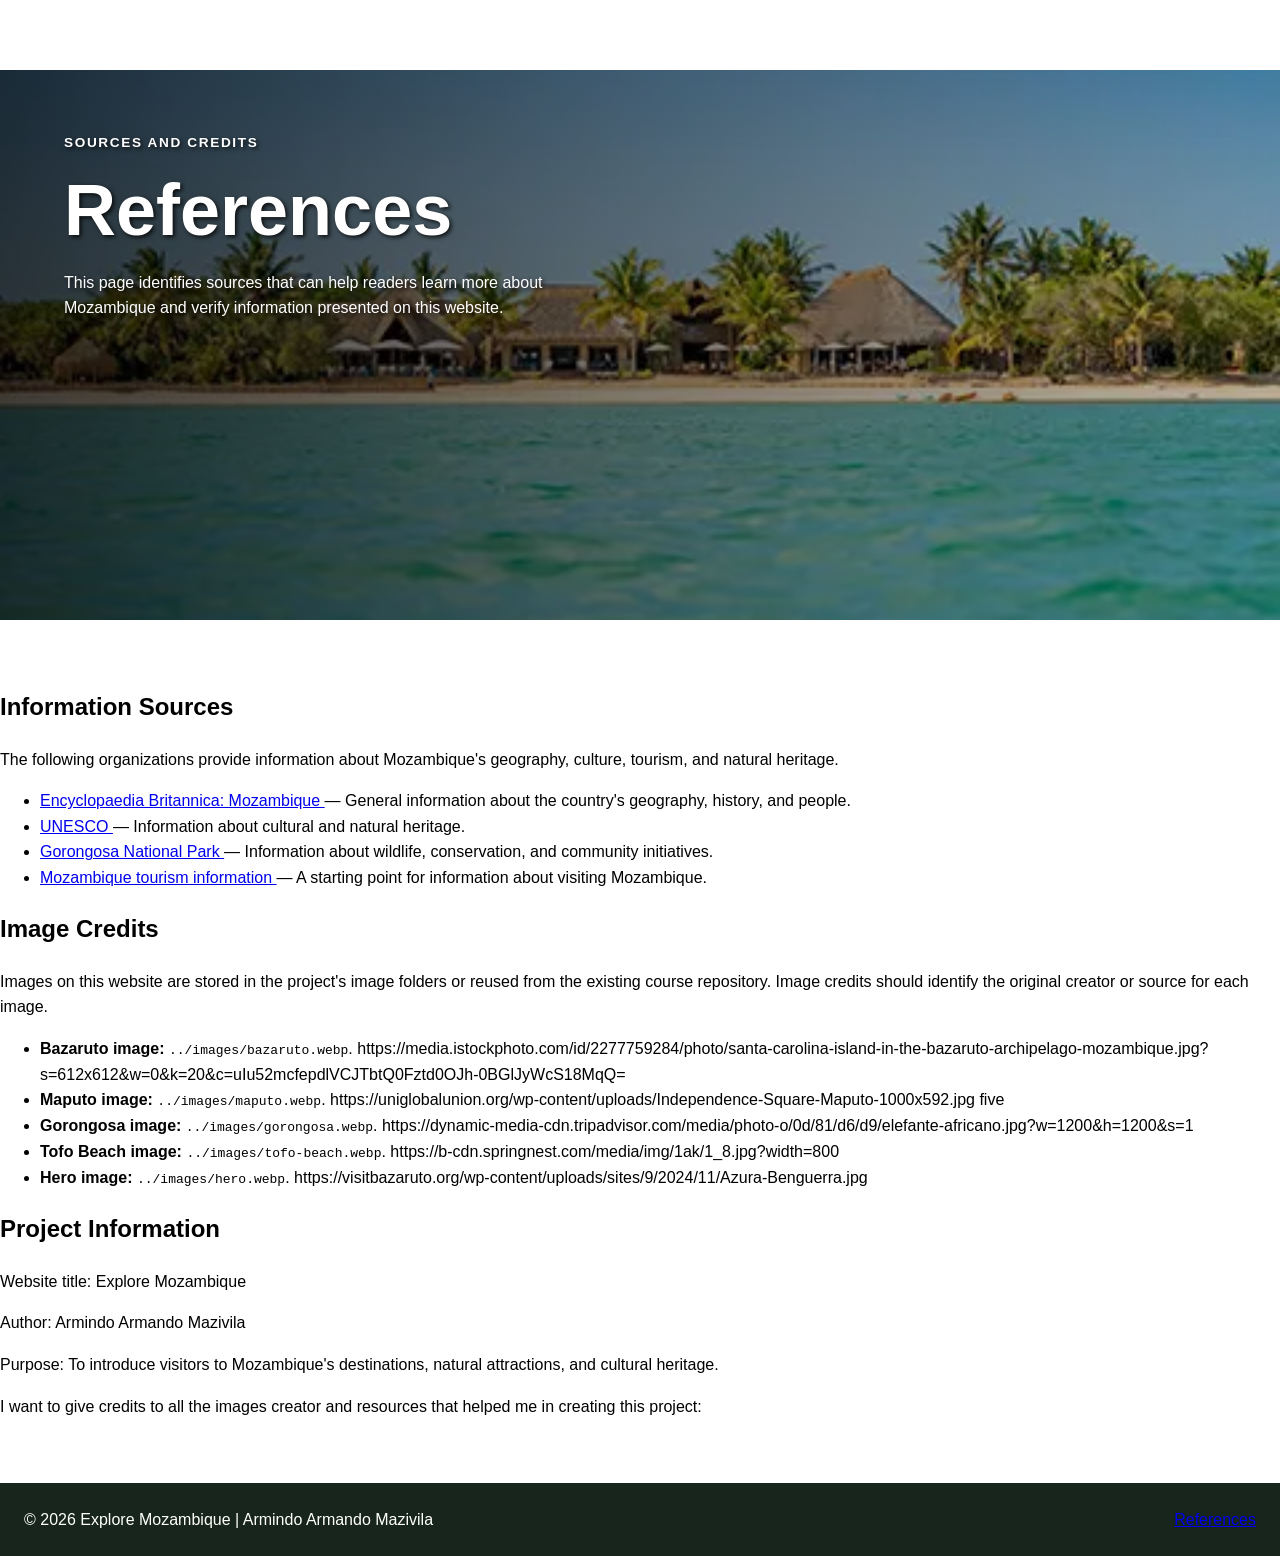
<file: project/references.html>
<!DOCTYPE html>
<html lang="en">

<head>
    <meta charset="UTF-8">
    <meta name="viewport" content="width=device-width, initial-scale=1.0">
    <meta name="description"
        content="References for the information and images used on the Explore Mozambique website.">
    <meta name="author" content="Armindo Armando Mazivila">
    <title>References | Explore Mozambique</title>
    <link rel="stylesheet" href="styles/project.css">
    <script src="scripts/project.js" defer></script>
</head>

<body>
    <header>
        <a class="logo" href="index.html">Explore Mozambique</a>

        <button id="menu-button" aria-label="Open navigation menu" aria-expanded="false"
            aria-controls="main-navigation">
            ☰
        </button>

        <nav id="main-navigation" aria-label="Main navigation">
            <a href="index.html">Home</a>
            <a href="destinations.html">Destinations</a>
            <a href="culture.html">Culture</a>
        </nav>
    </header>

    <main>
        <section class="hero">
            <div class="hero-content">
                <p class="eyebrow">Sources and Credits</p>
                <h1>References</h1>
                <p>
                    This page identifies sources that can help readers
                    learn more about Mozambique and verify information
                    presented on this website.
                </p>
            </div>
        </section>

        <section class="section-container">
            <h2>Information Sources</h2>
            <p>
                The following organizations provide information about
                Mozambique's geography, culture, tourism, and natural
                heritage.
            </p>

            <ul>
                <li>
                    <a href="https://www.britannica.com/place/Mozambique" target="_blank" rel="noopener noreferrer">
                        Encyclopaedia Britannica: Mozambique
                    </a>
                    — General information about the country's geography,
                    history, and people.
                </li>

                <li>
                    <a href="https://www.unesco.org/en" target="_blank" rel="noopener noreferrer">
                        UNESCO
                    </a>
                    — Information about cultural and natural heritage.
                </li>

                <li>
                    <a href="https://www.gorongosa.org/" target="_blank" rel="noopener noreferrer">
                        Gorongosa National Park
                    </a>
                    — Information about wildlife, conservation,
                    and community initiatives.
                </li>

                <li>
                    <a href="https://www.visitmozambique.gov.mz/" target="_blank" rel="noopener noreferrer">
                        Mozambique tourism information
                    </a>
                    — A starting point for information about
                    visiting Mozambique.
                </li>
            </ul>

            <h2>Image Credits</h2>
            <p>
                Images on this website are stored in the project's
                image folders or reused from the existing course
                repository. Image credits should identify the original
                creator or source for each image.
            </p>

            <ul>
                <li>
                    <strong>Bazaruto image:</strong>
                    <code>../images/bazaruto.webp</code>.
                    https://media.istockphoto.com/id/2277759284/photo/santa-carolina-island-in-the-bazaruto-archipelago-mozambique.jpg?s=612x612&w=0&k=20&c=uIu52mcfepdlVCJTbtQ0Fztd0OJh-0BGlJyWcS18MqQ=
                </li>
                <li>
                    <strong>Maputo image:</strong>
                    <code>../images/maputo.webp</code>.
                    https://uniglobalunion.org/wp-content/uploads/Independence-Square-Maputo-1000x592.jpg
                    five
                </li>
                </li>
                <li>
                    <strong>Gorongosa image:</strong>
                    <code>../images/gorongosa.webp</code>.
                    https://dynamic-media-cdn.tripadvisor.com/media/photo-o/0d/81/d6/d9/elefante-africano.jpg?w=1200&h=1200&s=1
                </li>
                <li>
                    <strong>Tofo Beach image:</strong>
                    <code>../images/tofo-beach.webp</code>.
                    https://b-cdn.springnest.com/media/img/1ak/1_8.jpg?width=800
                </li>
                <li>
                    <strong>Hero image:</strong>
                    <code>../images/hero.webp</code>.
                    https://visitbazaruto.org/wp-content/uploads/sites/9/2024/11/Azura-Benguerra.jpg
                </li>
            </ul>

            <h2>Project Information</h2>
            <p>
                Website title: Explore Mozambique
            </p>
            <p>
                Author: Armindo Armando Mazivila
            </p>
            <p>
                Purpose: To introduce visitors to Mozambique's
                destinations, natural attractions, and cultural heritage.
            </p>

            <p>
                I want to give credits to all the images creator and resources that helped me in creating this project:
            </p>
        </section>
    </main>

    <footer>
        <p>&copy; <span id="current-year"></span> Explore Mozambique |
            Armindo Armando Mazivila</p>
        <a href="references.html" aria-current="page">References</a>
    </footer>
</body>

</html>
</file>
<file: styles/base.css>
* {
    box-sizing: border-box;
}

body {
    margin: 0;
    font-family: "Roboto", sans-serif;
    color: #111;
    background-color: white;
}


header {
    background-color: #23577d;
    color: white;
}

#course-title {
    display: block;
    text-align: center;
    font-size: 1.3rem;
    padding: 16px;
}



nav {
    background-color: #333;
    display: flex;
    justify-content: space-around;
    align-items: center;
    padding: 12px;
}

nav a {
    color: white;
    text-decoration: none;
    font-size: 1.1rem;
}

nav a:hover {
    color: #f5d76e;
    text-decoration: underline;
}



main {
    max-width: 1000px;
    margin: 0 auto;
    padding: 25px 15px;
}

h1 {
    text-align: center;
    font-size: 2.2rem;
    font-weight: 400;
    margin: 0 0 20px;
}



.content {
    display: grid;
    grid-template-columns: 2fr 1fr;
    gap: 10px;
    align-items: stretch;
}



.card {
    border: 1px solid #aaa;
    border-radius: 8px;
    overflow: hidden;
    background-color: white;
}

.card h2 {
    margin: 0;
    padding: 12px;
    text-align: center;
    background-color: #23577d;
    color: white;
    font-size: 1.1rem;
}



.about-card {
    min-height: 430px;
}

.about-content {
    display: grid;
    grid-template-columns: 1fr 130px;
    gap: 20px;
    padding: 15px;
    align-items: start;
}

.about-content p {
    margin: 0;
    line-height: 1.7;
}

.about-content img {
    width: 120px;
    height: 160px;
    object-fit: cover;
}



.card h3 {
    text-align: center;
    border-bottom: 1px solid #aaa;
    max-width: 500px;
    margin: 10px auto 15px;
    padding-bottom: 5px;
}

.country {
    display: grid;
    grid-template-columns: 140px 1fr;
    gap: 15px;
    padding: 0 15px 15px;
    align-items: start;
}

.country figure {
    margin: 15px 0 0;
    text-align: center;
}

.country img {
    width: 140px;
    height: 85px;
    object-fit: cover;
    border: 1px solid #aaa;
}

.country figcaption {
    font-size: 0.85rem;
    font-style: italic;
    margin-top: 10px;
}

.country p {
    line-height: 1.7;
    margin: 0;
}



.resources-card ul {
    margin-top: 110px;
    padding-left: 40px;
}

.resources-card li {
    margin-bottom: 10px;
}

.resources-card a {
    color: blue;
}

.resources-card a:hover {
    color: #23577d;
}



footer {
    background-color: #23577d;
    color: white;
    text-align: center;
    padding: 15px;
    margin-top: 15px;
}

footer p {
    margin: 5px;
}

#lastModified {
    color: yellow;
    font-size: 0.85rem;
}
</file>
<file: project/styles/project.css>
:root {
    –primary-green: #006b35;
    –dark-green: #004d27;
    –accent-yellow: #fce100;
    –text-color: #202820;
    –background-color: #ffffff;
    –light-background: #f2f7f2;
    –border-color: #d4dfd5;
    –max-width: 1200px;
}

* {
    box-sizing: border-box;
}

html {
    scroll-behavior: smooth;
}

body {
    margin: 0;
    color: var(–text-color);
    background-color: var(–background-color);
    font-family: Arial, Helvetica, sans-serif;
    line-height: 1.6;
}

img {
    display: block;
    max-width: 100%;
    height: auto;
}

a {
    color: var(–primary-green);
}

a:focus-visible,
button:focus-visible,
input:focus-visible,
select:focus-visible,
textarea:focus-visible {
    outline: 3px solid #b8860b;
    outline-offset: 3px;
}

header {
    display: flex;
    align-items: center;
    justify-content: space-between;
    gap: 1rem;
    padding: 1rem 5%;
    background-color: var(–primary-green);
    color: #ffffff;
}

.logo {
    color: #ffffff;
    font-size: 1.2rem;
    font-weight: 700;
    text-decoration: none;
}

#menu-button {
    padding: 0.4rem 0.7rem;
    border: 1px solid #ffffff;
    border-radius: 4px;
    background: transparent;
    color: #ffffff;
    font-size: 1.4rem;
    cursor: pointer;
}

nav {
    display: none;
    flex-direction: column;
    gap: 0.75rem;
    width: 100%;
}

nav.open {
    display: flex;
}

header {
    flex-wrap: wrap;
}

nav a {
    color: #ffffff;
    padding: 0.4rem;
    text-decoration: none;
    font-weight: 600;
}

nav a:hover,
nav a[aria-current=“page”] {
    color: var(–accent-yellow);
    text-decoration: underline;
    text-underline-offset: 5px;
}

.hero {
    background-image:
        linear-gradient(90deg, rgb(0 0 0 / 75%), rgb(0 0 0 / 25%)),
        url("../../images/hero.webp");
    background-position: center;
    background-size: cover;
}

.hero-content {
    color: #FFFFFF;
    padding: 3rem 5%;
    max-width: 700px;
    text-shadow: 2px 2px 4px rgba(0, 0, 0, 0.8);
}

.hero .eyebrow {
    color: #FFFFFF;
    font-size: 0.85rem;
    font-weight: 700;
    letter-spacing: 0.12em;
    text-transform: uppercase;
}

.hero h1 {
    color: #FFFFFF;
    line-height: 1.2;
    margin: 0.5rem 0 1rem;
    font-size: clamp(2.2rem, 7vw, 4.5rem);
}

.hero p {
    color: #FFFFFF;
    max-width: 650px;
}

.button {
    display: inline-block;
    margin-top: 1rem;
    padding: 0.8rem 1.2rem;
    border: 2px solid var(–primary-green);
    border-radius: 5px;
    background-color: var(–primary-green);
    color: #ffffff;
    font-weight: 700;
    text-decoration: none;
}

.button:hover {
    background-color: var(–dark-green);
    border-color: var(–dark-green);
}

.button-light {
    background-color: #ffffff;
    border-color: #ffffff;
    color: var(–dark-green);
}

.button-light:hover {
    background-color: var(–accent-yellow);
    border-color: var(–accent-yellow);
    color: #202820;
}

.section-container {
    width: min(100% - 2rem, var(–max-width));
    margin: 0 auto;
    padding: 3rem 0;
}

.intro {
    max-width: 900px;
}

.destination-grid {
    display: grid;
    grid-template-columns: 1fr;
    gap: 1.5rem;
    margin-top: 2rem;
}

.destination-card {
    overflow: hidden;
    border: 1px solid var(–border-color);
    border-radius: 8px;
    background-color: #ffffff;
    box-shadow: 0 3px 10px rgb(0 0 0 / 8%);
}

.destination-card img {
    width: 100%;
    height: 230px;
    object-fit: cover;
}

.card-content {
    padding: 1.2rem;
}

.card-content h3 {
    margin-top: 0;
}

.card-content a {
    font-weight: 700;
}

.center-action {
    margin-top: 1.5rem;
    text-align: center;
}

.culture-promo {
    padding: 3rem 0;
    background-color: var(–dark-green);
    color: #ffffff;
}

.culture-promo .section-container {
    padding-top: 0;
    padding-bottom: 0;
}

.culture-promo p:not(.eyebrow) {
    max-width: 750px;
}

footer {
    display: flex;
    flex-direction: column;
    align-items: center;
    gap: 0.5rem;
    padding: 1.5rem;
    background-color: #17251c;
    color: #ffffff;
    text-align: center;
}

footer p {
    margin: 0;
}

footer a {
    color: var(–accent-yellow);
}

@media screen and (min-width: 650px) {
    #menu-button {
        display: none;
    }

    header {
        flex-wrap: nowrap;
    }

    nav {
        display: flex;
        flex-direction: row;
        justify-content: flex-end;
        width: auto;
    }

    .destination-grid {
        grid-template-columns: repeat(2, minmax(0, 1fr));
    }

    footer {
        flex-direction: row;
        justify-content: space-between;
    }

}

@media screen and (min-width: 950px) {
    .destination-grid {
        grid-template-columns: repeat(3, minmax(0, 1fr));
    }

    .hero {
        min-height: 550px;
    }

}

/* Cultural knowledge quiz */
.culture-quiz {
    margin-top: 3rem;
    margin-bottom: 3rem;
    padding-top: 2rem;
    padding-bottom: 2rem;
}

.culture-quiz fieldset {
    display: grid;
    gap: 1rem;
    margin: 1.5rem 0;
    padding: 1.25rem;
    border: 1px solid #777;
    border-radius: 8px;
}

.culture-quiz legend {
    padding: 0 0.5rem;
    font-weight: 700;
}

.culture-quiz label {
    display: flex;
    align-items: center;
    gap: 0.6rem;
    cursor: pointer;
}

.culture-quiz input[type=“radio”] {
    width: 1.1rem;
    height: 1.1rem;
    flex-shrink: 0;
}

#culture-quiz-result {
    margin-top: 1rem;
    font-weight: 700;
}
</file>
<file: styles/form.css>
* {
    box-sizing: border-box;
}

body {
    font-family: Arial, sans-serif;
    margin: 0;
    background-color: #f4f7f9;
    color: #1f2933;
    line-height: 1.5;
}

header {
    background-color: #12355b;
    color: #ffffff;
    text-align: center;
    padding: 1.5rem;
}

header h1 {
    margin: 0;
    font-size: 1.8rem;
}

main {
    max-width: 700px;
    margin: 1.5rem auto;
    padding: 0 1rem;
}

form {
    background-color: #ffffff;
    padding: 1rem;
    border-radius: 10px;
    box-shadow: 0 2px 8px rgba(0, 0, 0, 0.12);
}

fieldset {
    border: 1px solid #9aa7b2;
    border-radius: 8px;
    margin-bottom: 1.25rem;
    padding: 1rem;
}

legend {
    font-weight: bold;
    padding: 0 0.5rem;
    color: #12355b;
}

label {
    display: block;
    margin-top: 0.75rem;
    font-weight: 600;
}

.required {
    color: #b00020;
    font-weight: bold;
}

select,
input[type="date"],
input[type="text"],
textarea {
    width: 100%;
    margin-top: 0.4rem;
    padding: 0.75rem;
    border: 1px solid #687782;
    border-radius: 5px;
    font: inherit;
    background-color: #ffffff;
    color: #1f2933;
}

select:focus,
input[type="date"]:focus,
input[type="text"]:focus,
textarea:focus {
    outline: 3px solid #f4b942;
    outline-offset: 2px;
}

input[type="checkbox"] {
    margin-right: 0.5rem;
    transform: scale(1.1);
}

input[type="submit"] {
    width: 100%;
    padding: 0.9rem;
    border: none;
    border-radius: 6px;
    background-color: #12355b;
    color: #ffffff;
    font-size: 1rem;
    font-weight: bold;
    cursor: pointer;
}

input[type="submit"]:hover {
    background-color: #0b2540;
}

input[type="submit"]:focus {
    outline: 3px solid #f4b942;
    outline-offset: 2px;
}

footer {
    background-color: #12355b;
    color: #ffffff;
    text-align: center;
    padding: 1rem;
    margin-top: 2rem;
}

footer p {
    margin: 0.25rem;
}

.confirmation {
    text-align: center;
}

.confirmation section {
    background-color: #ffffff;
    padding: 2rem;
    border-radius: 10px;
    box-shadow: 0 2px 8px rgba(0, 0, 0, 0.12);
}

.confirmation h2 {
    color: #12355b;
}

.button {
    display: inline-block;
    margin-top: 1rem;
    padding: 0.75rem 1.25rem;
    background-color: #12355b;
    color: #ffffff;
    text-decoration: none;
    border-radius: 6px;
    font-weight: bold;
}

.button:hover {
    background-color: #0b2540;
}

.sr-only {
    position: absolute;
    width: 1px;
    height: 1px;
    padding: 0;
    margin: -1px;
    overflow: hidden;
    clip: rect(0, 0, 0, 0);
    white-space: nowrap;
    border: 0;
}
</file>
<file: styles/form.large.css>
@media screen and (min-width: 700px) {

    main {
        max-width: 850px;
        margin: 2rem auto;
    }

    form {
        padding: 2rem;
    }

    fieldset {
        padding: 1.5rem;
    }

    .rating {
        justify-content: flex-start;
        gap: 1.5rem;
    }

    .rating-star {
        font-size: 1.7rem;
    }

    input[type="submit"] {
        width: 50%;
        display: block;
        margin: 1rem auto 0;
    }

    .confirmation section {
        padding: 3rem;
    }
}
</file>
<file: styles/place.css>
:root {
    --green: #006b35;
    --light-green: #58a91a;
    --yellow: #fce100;
    --white: #ffffff;
    --black: #222222;
    --light-gray: #f5f5f5;

    --heading-font: "Poppins", sans-serif;
    --body-font: "Poppins", sans-serif;

    --max-width: 1200px;
}

* {
    box-sizing: border-box;
}

body {
    margin: 0;
    font-family: var(--body-font);
    color: var(--black);
    background-color: var(--white);
}

header {
    background-color: var(--green);
    color: var(--white);
    text-align: center;
    padding: 0.5rem 1rem;
    border-bottom: 4px solid var(--yellow);
}

header h1 {
    margin: 0;
    font-size: 1.8rem;
    font-weight: 700;
}

header p {
    margin: 0.2rem 0;
    font-size: 0.9rem;
}

main {
    max-width: var(--max-width);
    margin: 0 auto;
}

.hero {
    position: relative;
    padding: 1rem;
}

.hero picture,
.hero picture img {
    display: block;
    width: 100%;
}

.hero picture img {
    height: auto;
    object-fit: cover;
}

.data-card,
.weather-card {
    padding: 0.8rem;
    margin-top: 1rem;
}

.data-card {
    background-color: var(--green);
    color: var(--white);
}

.weather-card {
    background-color: var(--light-green);
    color: var(--black);
}

.data-card h2,
.weather-card h2 {
    margin: 0 0 0.3rem;
    text-align: center;
    font-size: 1.2rem;
}

.data-grid {
    display: grid;
    grid-template-columns: 1fr 1.4fr;
    gap: 0.15rem 0.5rem;
    font-size: 0.78rem;
}

.data-grid span:nth-child(odd) {
    font-weight: 500;
}

.weather-content {
    display: flex;
    align-items: center;
    gap: 0.8rem;
}

.weather-icon {
    width: 60px;
    height: 60px;
}

.weather-data p {
    margin: 0.2rem 0;
    font-size: 0.78rem;
}

.photo-credit {
    text-align: center;
    font-size: 0.75rem;
    margin: 0.2rem 0;
}

.places {
    padding: 1rem;
}

.places h2 {
    color: var(--green);
    text-align: center;
}

.places h2::after {
    content: "";
    display: block;
    width: 60px;
    height: 3px;
    margin: 0.5rem auto 0;
    background-color: var(--yellow);
}

.place-grid {
    display: grid;
    grid-template-columns: 1fr;
    gap: 1rem;
}

figure {
    margin: 0;
    text-align: center;
}

figure img {
    width: 100%;
    height: auto;
    border-radius: 6px;
}

figcaption {
    padding: 0.4rem;
    font-weight: 500;
}

footer {
    background-color: var(--green);
    color: var(--white);
    text-align: center;
    padding: 0.8rem;
    border-top: 4px solid var(--yellow);
}

footer p {
    margin: 0.2rem;
    font-size: 0.8rem;
}
</file>
<file: styles/place-large.css>
@media screen and (min-width: 700px) {
    .places-grid {
        grid-template-columns: repeat(2, 1fr);
    }

    header {
        padding: 0.3rem 1rem;
    }

    header h1 {
        font-size: 2rem;
    }

    header p {
        font-size: 0.85rem;
    }

    .hero {
        max-width: 1000px;
        margin: 0 auto;
        padding: 1rem 0 0;
    }

    .hero picture img {
        width: 900px;
        height: 500px;
        margin: 0 auto;
        object-fit: cover;
    }

    .data-card {
        position: absolute;
        top: 3.2rem;
        left: -5rem;
        width: 360px;
        z-index: 2;
    }

    .data-card h2 {
        font-size: 1rem;
        text-align: center;
    }

    .data-grid {
        font-size: 0.75rem;
    }

    .weather-card {
        position: absolute;
        right: -5rem;
        bottom: 2.5rem;
        width: 350px;
        z-index: 2;
    }

    .weather-card h2 {
        font-size: 1rem;
    }

    .weather-card h2::after {
        content: " ⛅";
    }

    .weather-icon {
        display: none;
    }

    .weather-data p {
        font-size: 0.75rem;
    }

    .photo-credit {
        text-align: right;
        margin-right: 3rem;
    }

    .places {
        max-width: 1000px;
        margin: 1rem auto;
    }

    .place-grid {
        grid-template-columns: repeat(3, 1fr);
    }

    footer {
        margin-top: 1rem;
    }
}
</file>
<file: styles/temples.css>
* {
    margin: 0;
    padding: 0;
    box-sizing: border-box;
}

body {
    font-family: "Roboto", sans-serif;
    color: #222;
    background-color: #f5f5f5;
}

header {
    background: #3b0a63;
    color: white;
    padding: 1rem;
}

header h1 {
    text-align: center;
    margin-bottom: 0.5rem;
}

#menu {
    display: block;
    margin: auto;
    background: none;
    border: none;
    color: white;
    font-size: 2rem;
    cursor: pointer;
}

nav {
    display: flex;
    flex-direction: column;
    text-align: center;
}

.navigation a {
    display: none;
    padding: 1rem;
    color: white;
    text-decoration: none;
}

.navigation a:hover {
    background: #ffffff33;
}

.open a {
    display: block;
}

main {
    max-width: 1100px;
    margin: 0 auto;
    padding: 1.5rem;
}

main h2 {
    text-align: center;
    margin-bottom: 1.5rem;
}

.gallery {
    display: grid;
    grid-template-columns: 1fr;
    gap: 1.5rem;
}

figure {
    background-color: white;
    padding: 1rem;
    text-align: center;
    border-radius: 8px;
    box-shadow: 0 2px 6px #00000022;
}

figure img {
    display: block;
    width: 100%;
    height: auto;
    border-radius: 5px;
}

figcaption {
    padding-top: 0.75rem;
    font-weight: bold;
}

footer {
    background: #3b0a63;
    color: white;
    text-align: center;
    padding: 1rem;
}
</file>
<file: styles/temples-large.css>
@media screen and (min-width: 700px) {

    header {
        display: flex;
        align-items: center;
        justify-content: space-between;
        padding: 1rem 2rem;
    }

    header h1 {
        margin: 0;
    }

    #menu {
        display: none;
    }

    nav {
        display: flex;
        flex-direction: row;
        align-items: center;
    }

    .navigation a {
        display: block;
        padding: 0.75rem 1rem;
    }

    .gallery {
        grid-template-columns: repeat(2, 1fr);
        gap: 2rem;
    }
}

@media screen and (min-width: 1000px) {

    .gallery {

        grid-template-columns: repeat(3, 1fr);

    }

}
</file>
